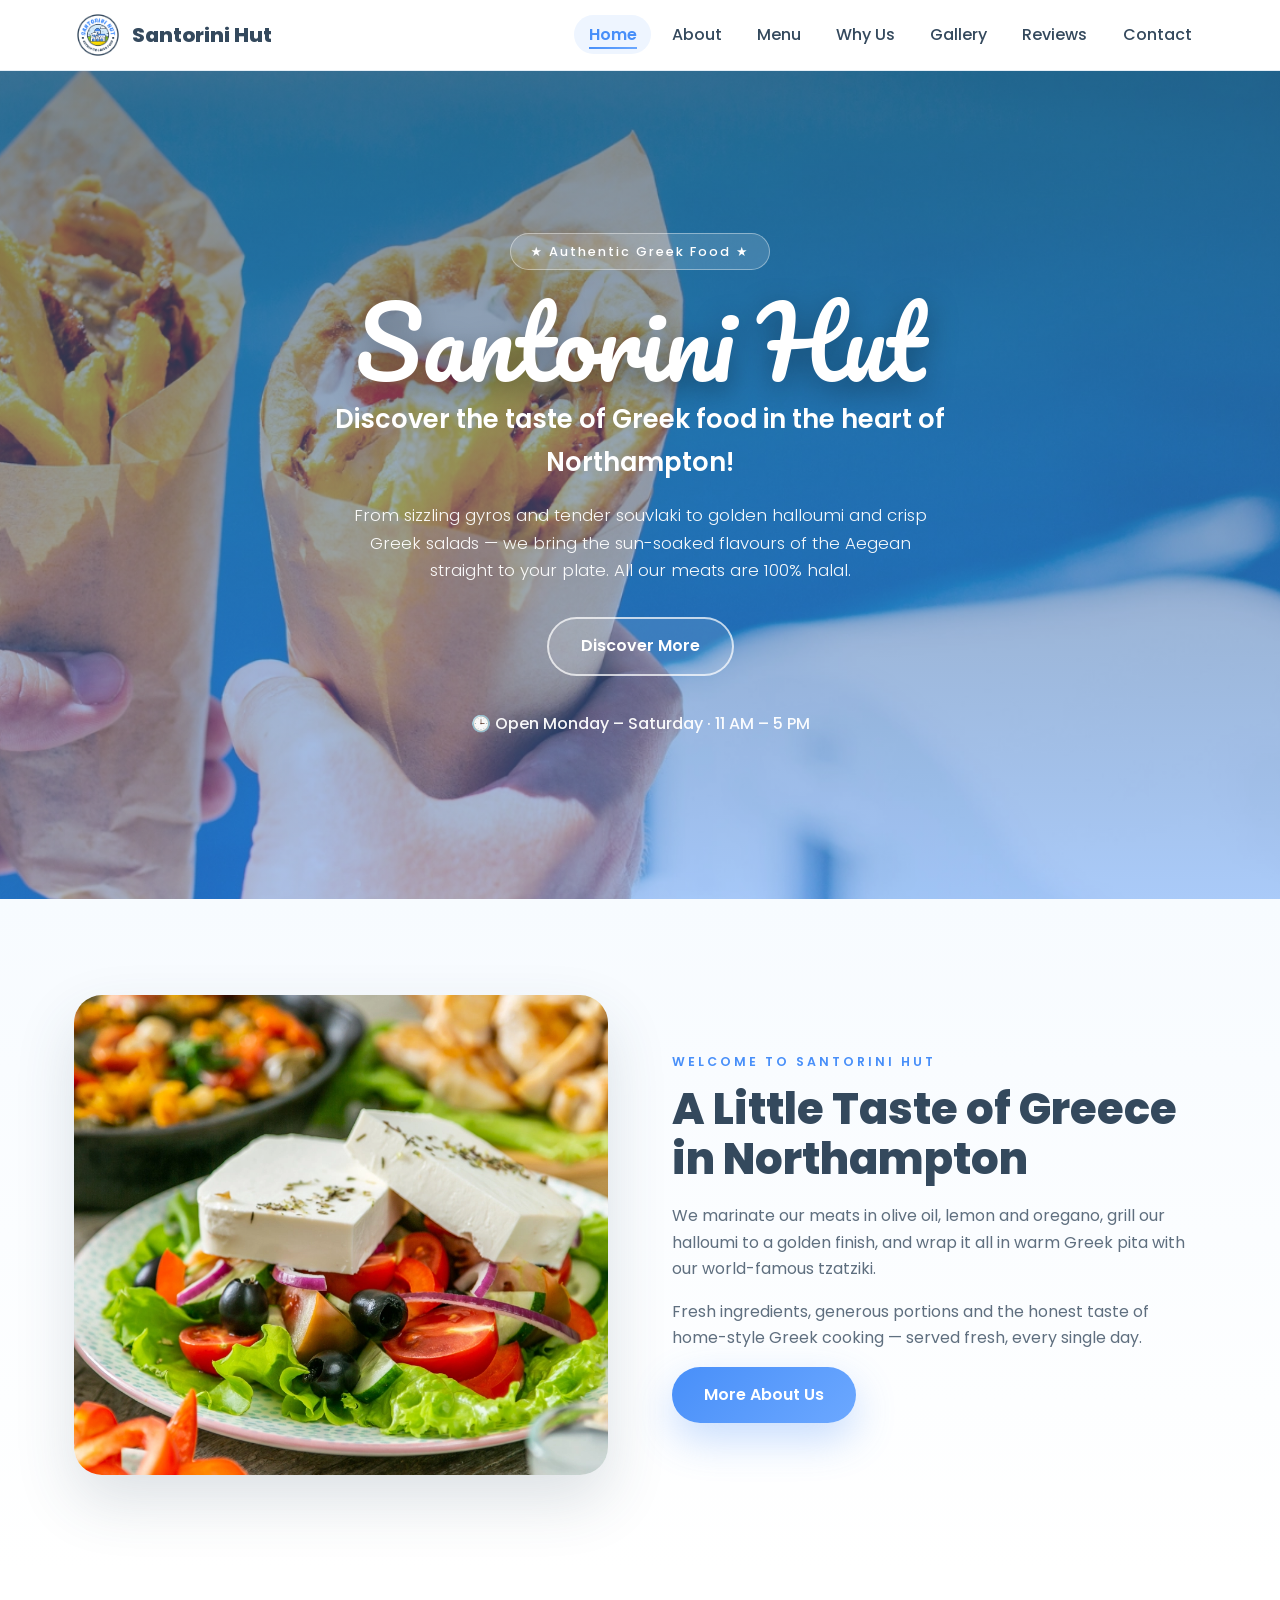
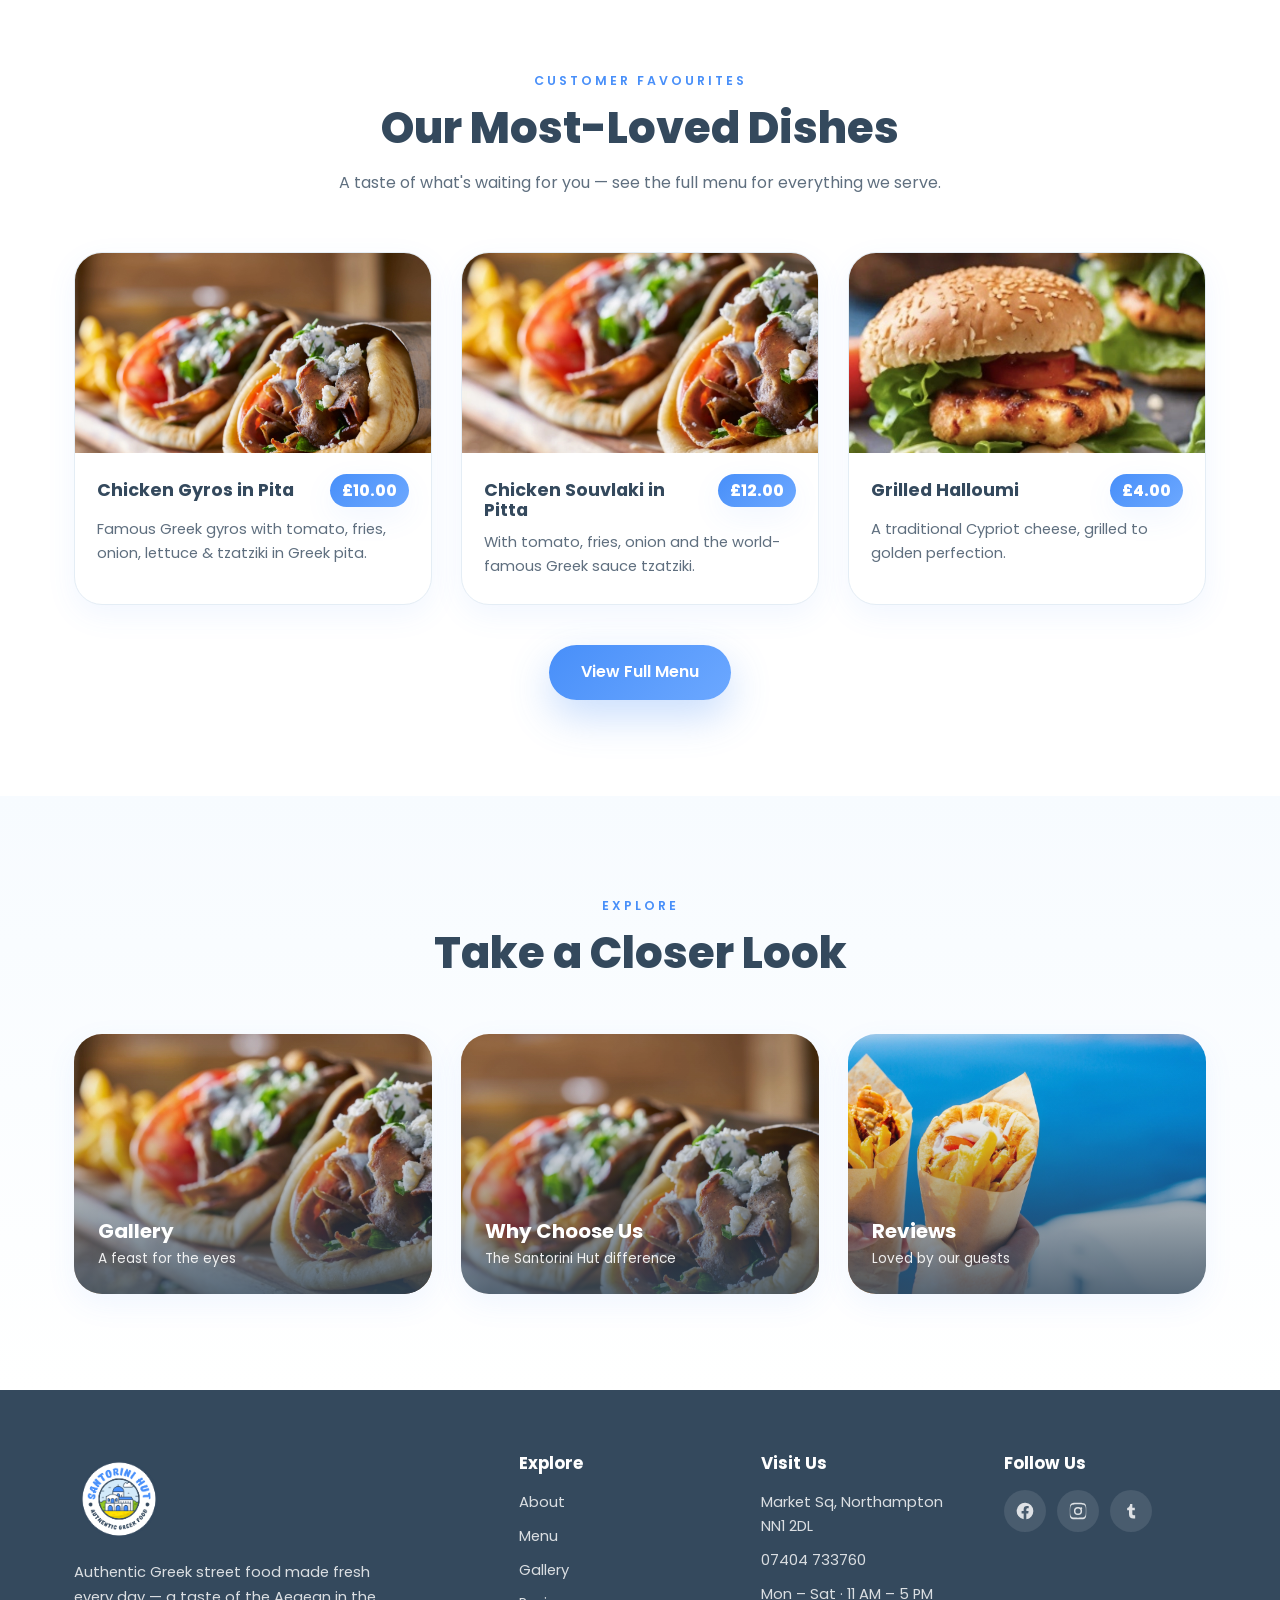
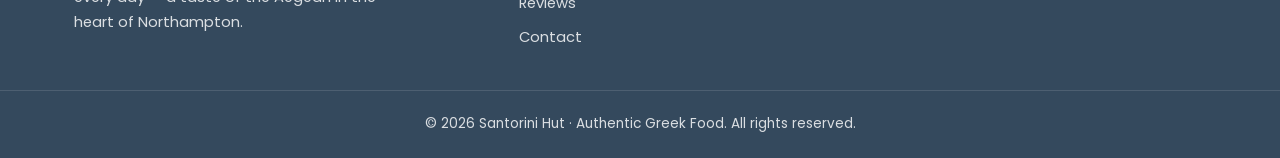
<file: index.html>
<!DOCTYPE html>
<html lang="en">
<head>
  <meta charset="UTF-8" />
  <meta name="viewport" content="width=device-width, initial-scale=1.0" />
  <title>Santorini Hut — Authentic Greek Food in Northampton</title>
  <meta name="description" content="Santorini Hut — authentic Greek food in the heart of Northampton. Gyros, souvlaki, halloumi and fresh Greek salads. 100% halal. Market Sq, Northampton NN1 2DL." />

  <link rel="preconnect" href="https://fonts.googleapis.com" />
  <link rel="preconnect" href="https://fonts.gstatic.com" crossorigin />
  <link href="https://fonts.googleapis.com/css2?family=Poppins:wght@300;400;500;600;700;800&family=Pacifico&display=swap" rel="stylesheet" />
  <link rel="icon" type="image/jpeg" href="new%20images/logo.png" />
  <link rel="stylesheet" href="style.css" />
</head>
<body>

  <!-- ===== SHARED HEADER / TABBED NAV ===== -->
  <header class="site-header">
    <nav class="navbar">
      <a href="index.html" class="brand">
        <img src="new%20images/logo.png" alt="Santorini Hut logo" class="brand-logo" />
        <span class="brand-name">Santorini&nbsp;Hut</span>
      </a>
      <input type="checkbox" id="nav-toggle" class="nav-toggle" />
      <label for="nav-toggle" class="nav-toggle-label" aria-label="Toggle navigation">
        <span></span><span></span><span></span>
      </label>
      <ul class="nav-links">
        <li><a href="index.html" class="active">Home</a></li>
        <li><a href="about.html">About</a></li>
        <li><a href="menu.html">Menu</a></li>
        <li><a href="why-us.html">Why Us</a></li>
        <li><a href="gallery.html">Gallery</a></li>
        <li><a href="reviews.html">Reviews</a></li>
        <li><a href="contact.html">Contact</a></li>
      </ul>
    </nav>
  </header>

  <!-- ===== HERO ===== -->
  <section class="hero" id="home">
    <div class="hero-overlay"></div>
    <div class="hero-content">
      <span class="hero-badge">★ Authentic Greek Food ★</span>
      <h1 class="hero-title">Santorini Hut</h1>
      <p class="hero-tagline">Discover the taste of Greek food in the heart of Northampton!</p>
      <p class="hero-desc">
        From sizzling gyros and tender souvlaki to golden halloumi and crisp Greek
        salads — we bring the sun-soaked flavours of the Aegean straight to your plate.
        All our meats are 100% halal.
      </p>
      <div class="hero-actions">
        <a href="about.html" class="btn btn-ghost">Discover More</a>
      </div>
      <p class="hero-hours">🕒 Open Monday – Saturday · 11 AM – 5 PM</p>
    </div>
  </section>

  <!-- ===== ABOUT TEASER ===== -->
  <section class="about section home-intro">
    <div class="container about-grid">
      <div class="about-image">
        <img src="new%20images/4.png" alt="A spread of fresh Greek dishes" />
      </div>
      <div class="about-text">
        <span class="eyebrow">Welcome to Santorini Hut</span>
        <h2 class="section-title">A Little Taste of Greece in Northampton</h2>
        <p>
          We marinate our meats in olive oil, lemon and oregano, grill our halloumi to a
          golden finish, and wrap it all in warm Greek pita with our world-famous tzatziki.
        </p>
        <p>
          Fresh ingredients, generous portions and the honest taste of home-style Greek
          cooking — served fresh, every single day.
        </p>
        <a href="about.html" class="btn btn-primary">More About Us</a>
      </div>
    </div>
  </section>

  <!-- ===== FEATURED DISHES ===== -->
  <section class="menu section">
    <div class="container">
      <div class="section-head">
        <span class="eyebrow">Customer Favourites</span>
        <h2 class="section-title">Our Most-Loved Dishes</h2>
        <p class="section-sub">A taste of what's waiting for you — see the full menu for everything we serve.</p>
      </div>
      <div class="menu-grid">
        <article class="menu-card">
          <div class="menu-card-img"><img src="new%20images/1.png" alt="Chicken gyros in pita" /></div>
          <div class="menu-card-body">
            <div class="menu-card-head"><h4>Chicken Gyros in Pita</h4><span class="price">£10.00</span></div>
            <p>Famous Greek gyros with tomato, fries, onion, lettuce &amp; tzatziki in Greek pita.</p>
          </div>
        </article>
        <article class="menu-card">
          <div class="menu-card-img"><img src="new%20images/santorini-hut-1.png" alt="Chicken souvlaki in pitta" /></div>
          <div class="menu-card-body">
            <div class="menu-card-head"><h4>Chicken Souvlaki in Pitta</h4><span class="price">£12.00</span></div>
            <p>With tomato, fries, onion and the world-famous Greek sauce tzatziki.</p>
          </div>
        </article>
        <article class="menu-card">
          <div class="menu-card-img"><img src="new%20images/santorini-hut-4.png" alt="Grilled halloumi" /></div>
          <div class="menu-card-body">
            <div class="menu-card-head"><h4>Grilled Halloumi</h4><span class="price">£4.00</span></div>
            <p>A traditional Cypriot cheese, grilled to golden perfection.</p>
          </div>
        </article>
      </div>
      <div style="text-align:center; margin-top:2.5rem;">
        <a href="menu.html" class="btn btn-primary">View Full Menu</a>
      </div>
    </div>
  </section>

  <!-- ===== EXPLORE CARDS (link to other pages) ===== -->
  <section class="section home-intro">
    <div class="container">
      <div class="section-head">
        <span class="eyebrow">Explore</span>
        <h2 class="section-title">Take a Closer Look</h2>
      </div>
      <div class="explore-grid">
        <a class="explore-card" href="gallery.html">
          <img src="new%20images/santorini-hut-1.png" alt="Gallery" />
          <span>Gallery<small>A feast for the eyes</small></span>
        </a>
        <a class="explore-card" href="why-us.html">
          <img src="new%20images/1.png" alt="Why choose us" />
          <span>Why Choose Us<small>The Santorini Hut difference</small></span>
        </a>
        <a class="explore-card" href="reviews.html">
          <img src="new%20images/sh-2.png" alt="Reviews" />
          <span>Reviews<small>Loved by our guests</small></span>
        </a>
      </div>
    </div>
  </section>

  <!-- ===== SHARED FOOTER ===== -->
  <footer class="site-footer">
    <div class="container footer-grid">
      <div class="footer-brand">
        <img src="new%20images/logo.png" alt="Santorini Hut logo" class="footer-logo" />
        <p>Authentic Greek street food made fresh every day — a taste of the Aegean in the heart of Northampton.</p>
      </div>
      <div class="footer-col">
        <h4>Explore</h4>
        <ul>
          <li><a href="about.html">About</a></li>
          <li><a href="menu.html">Menu</a></li>
          <li><a href="gallery.html">Gallery</a></li>
          <li><a href="reviews.html">Reviews</a></li>
          <li><a href="contact.html">Contact</a></li>
        </ul>
      </div>
      <div class="footer-col">
        <h4>Visit Us</h4>
        <ul>
          <li>Market Sq, Northampton NN1 2DL</li>
          <li><a href="tel:+447404733760">07404 733760</a></li>
          <li>Mon – Sat · 11 AM – 5 PM</li>
        </ul>
      </div>
      <div class="footer-col">
        <h4>Follow Us</h4>
        <div class="social">
          <a href="#" aria-label="Facebook" class="social-link">
            <svg viewBox="0 0 24 24" width="20" height="20" fill="currentColor"><path d="M22 12a10 10 0 1 0-11.6 9.9v-7H7.9V12h2.5V9.8c0-2.5 1.5-3.9 3.8-3.9 1.1 0 2.2.2 2.2.2v2.5h-1.2c-1.2 0-1.6.8-1.6 1.6V12h2.7l-.4 2.9h-2.3v7A10 10 0 0 0 22 12Z"/></svg>
          </a>
          <a href="#" aria-label="Instagram" class="social-link">
            <svg viewBox="0 0 24 24" width="20" height="20" fill="currentColor"><path d="M12 2.2c3.2 0 3.6 0 4.9.1 1.2.1 1.8.3 2.2.4.6.2 1 .5 1.4.9.4.4.7.8.9 1.4.1.4.3 1 .4 2.2.1 1.3.1 1.7.1 4.9s0 3.6-.1 4.9c-.1 1.2-.3 1.8-.4 2.2-.2.6-.5 1-.9 1.4-.4.4-.8.7-1.4.9-.4.1-1 .3-2.2.4-1.3.1-1.7.1-4.9.1s-3.6 0-4.9-.1c-1.2-.1-1.8-.3-2.2-.4-.6-.2-1-.5-1.4-.9-.4-.4-.7-.8-.9-1.4-.1-.4-.3-1-.4-2.2C2.2 15.6 2.2 15.2 2.2 12s0-3.6.1-4.9c.1-1.2.3-1.8.4-2.2.2-.6.5-1 .9-1.4.4-.4.8-.7 1.4-.9.4-.1 1-.3 2.2-.4C8.4 2.2 8.8 2.2 12 2.2Zm0 1.8c-3.1 0-3.5 0-4.7.1-1.1.1-1.7.2-2.1.4-.5.2-.9.4-1.3.8-.4.4-.6.8-.8 1.3-.2.4-.3 1-.4 2.1C2.6 9.9 2.6 10.3 2.6 12s0 2.1.1 3.3c.1 1.1.2 1.7.4 2.1.2.5.4.9.8 1.3.4.4.8.6 1.3.8.4.2 1 .3 2.1.4 1.2.1 1.6.1 4.7.1s3.5 0 4.7-.1c1.1-.1 1.7-.2 2.1-.4.5-.2.9-.4 1.3-.8.4-.4.6-.8.8-1.3.2-.4.3-1 .4-2.1.1-1.2.1-1.6.1-3.3s0-2.1-.1-3.3c-.1-1.1-.2-1.7-.4-2.1-.2-.5-.4-.9-.8-1.3-.4-.4-.8-.6-1.3-.8-.4-.2-1-.3-2.1-.4-1.2-.1-1.6-.1-4.7-.1Zm0 3.1a4.9 4.9 0 1 1 0 9.8 4.9 4.9 0 0 1 0-9.8Zm0 1.8a3.1 3.1 0 1 0 0 6.2 3.1 3.1 0 0 0 0-6.2Zm5.1-.3a1.1 1.1 0 1 1-2.3 0 1.1 1.1 0 0 1 2.3 0Z"/></svg>
          </a>
          <a href="#" aria-label="Tumblr" class="social-link">
            <svg viewBox="0 0 24 24" width="20" height="20" fill="currentColor"><path d="M14.6 21c-2.9 0-5-1.5-5-5.1V11H7.4V8.3c2.4-.6 3.4-2.7 3.6-4.8h2.6V8h3v3h-3v4.3c0 1.3.6 1.7 1.6 1.7H17V21h-2.4Z"/></svg>
          </a>
        </div>
      </div>
    </div>
    <div class="footer-bottom">
      <p>© 2026 Santorini Hut · Authentic Greek Food. All rights reserved.</p>
    </div>
  </footer>

</body>
</html>
</file>
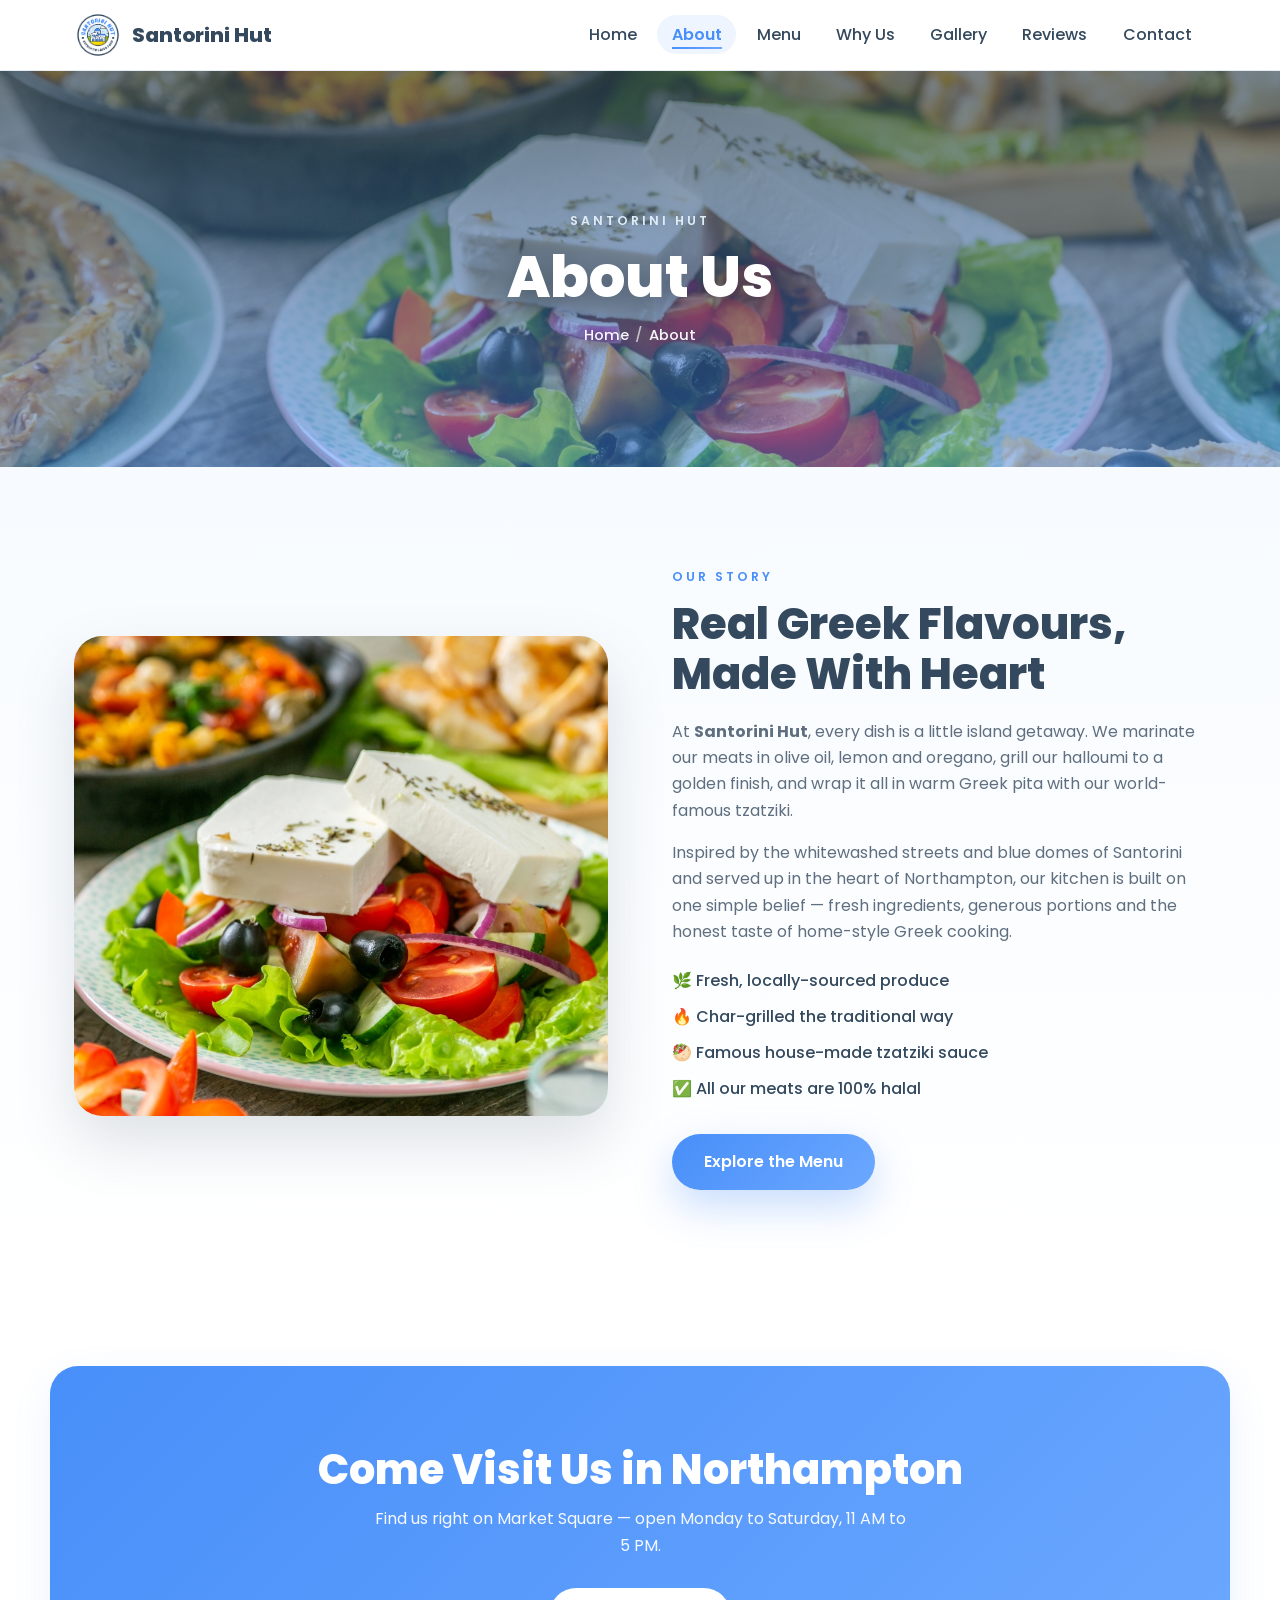
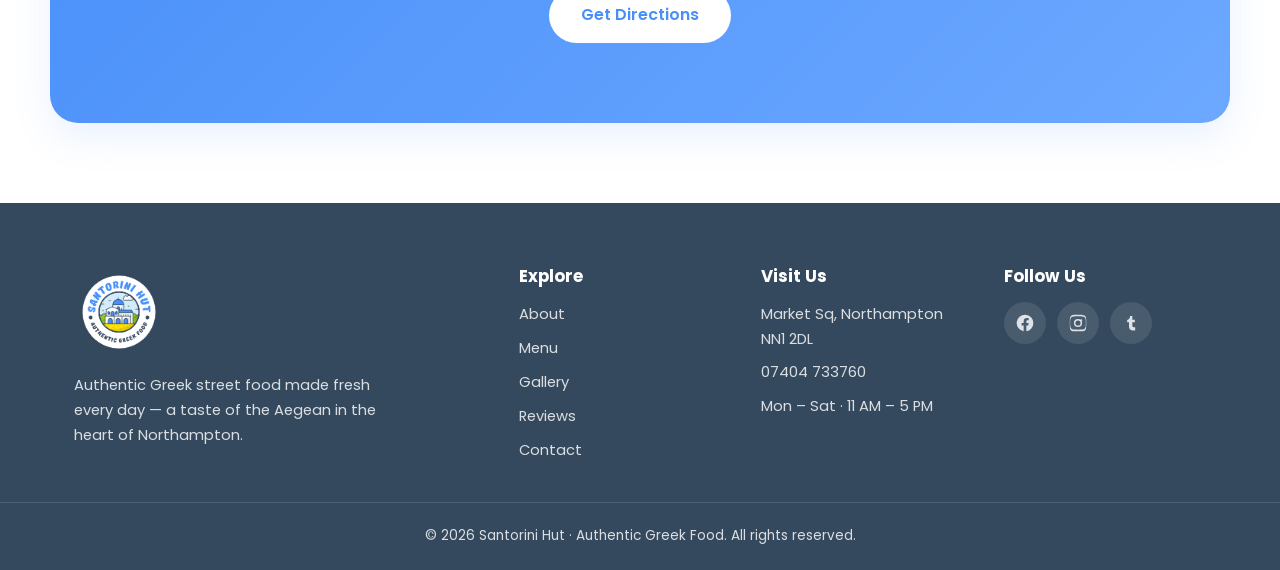
<file: about.html>
<!DOCTYPE html>
<html lang="en">
<head>
  <meta charset="UTF-8" />
  <meta name="viewport" content="width=device-width, initial-scale=1.0" />
  <title>About Us — Santorini Hut</title>
  <meta name="description" content="Learn the story behind Santorini Hut — authentic, 100% halal Greek food in the heart of Northampton." />

  <link rel="preconnect" href="https://fonts.googleapis.com" />
  <link rel="preconnect" href="https://fonts.gstatic.com" crossorigin />
  <link href="https://fonts.googleapis.com/css2?family=Poppins:wght@300;400;500;600;700;800&family=Pacifico&display=swap" rel="stylesheet" />
  <link rel="icon" type="image/jpeg" href="new%20images/logo.png" />
  <link rel="stylesheet" href="style.css" />
</head>
<body>

  <!-- ===== SHARED HEADER / TABBED NAV ===== -->
  <header class="site-header">
    <nav class="navbar">
      <a href="index.html" class="brand">
        <img src="new%20images/logo.png" alt="Santorini Hut logo" class="brand-logo" />
        <span class="brand-name">Santorini&nbsp;Hut</span>
      </a>
      <input type="checkbox" id="nav-toggle" class="nav-toggle" />
      <label for="nav-toggle" class="nav-toggle-label" aria-label="Toggle navigation">
        <span></span><span></span><span></span>
      </label>
      <ul class="nav-links">
        <li><a href="index.html">Home</a></li>
        <li><a href="about.html" class="active">About</a></li>
        <li><a href="menu.html">Menu</a></li>
        <li><a href="why-us.html">Why Us</a></li>
        <li><a href="gallery.html">Gallery</a></li>
        <li><a href="reviews.html">Reviews</a></li>
        <li><a href="contact.html">Contact</a></li>
      </ul>
    </nav>
  </header>

  <!-- ===== PAGE BANNER ===== -->
  <section class="page-banner" style="background-image:url('new%20images/4.png')">
    <div class="page-banner-overlay"></div>
    <div class="page-banner-content">
      <span class="eyebrow">Santorini Hut</span>
      <h1>About Us</h1>
      <nav class="breadcrumb"><a href="index.html">Home</a><span>/</span>About</nav>
    </div>
  </section>

  <section class="about section">
    <div class="container about-grid">
      <div class="about-image">
        <img src="new%20images/4.png" alt="A spread of fresh Greek dishes" />
      </div>
      <div class="about-text">
        <span class="eyebrow">Our Story</span>
        <h2 class="section-title">Real Greek Flavours, Made With Heart</h2>
        <p>
          At <strong>Santorini Hut</strong>, every dish is a little island getaway. We
          marinate our meats in olive oil, lemon and oregano, grill our halloumi to a
          golden finish, and wrap it all in warm Greek pita with our world-famous tzatziki.
        </p>
        <p>
          Inspired by the whitewashed streets and blue domes of Santorini and served up in
          the heart of Northampton, our kitchen is built on one simple belief &mdash; fresh
          ingredients, generous portions and the honest taste of home-style Greek cooking.
        </p>
        <ul class="about-points">
          <li>🌿 Fresh, locally-sourced produce</li>
          <li>🔥 Char-grilled the traditional way</li>
          <li>🥙 Famous house-made tzatziki sauce</li>
          <li>✅ All our meats are 100% halal</li>
        </ul>
        <a href="menu.html" class="btn btn-primary">Explore the Menu</a>
      </div>
    </div>
  </section>

  <div class="cta-wrap">
    <div class="cta-band">
      <h2>Come Visit Us in Northampton</h2>
      <p>Find us right on Market Square &mdash; open Monday to Saturday, 11 AM to 5 PM.</p>
      <a href="contact.html" class="btn btn-light">Get Directions</a>
    </div>
  </div>

  <!-- ===== SHARED FOOTER ===== -->
  <footer class="site-footer">
    <div class="container footer-grid">
      <div class="footer-brand">
        <img src="new%20images/logo.png" alt="Santorini Hut logo" class="footer-logo" />
        <p>Authentic Greek street food made fresh every day — a taste of the Aegean in the heart of Northampton.</p>
      </div>
      <div class="footer-col">
        <h4>Explore</h4>
        <ul>
          <li><a href="about.html">About</a></li>
          <li><a href="menu.html">Menu</a></li>
          <li><a href="gallery.html">Gallery</a></li>
          <li><a href="reviews.html">Reviews</a></li>
          <li><a href="contact.html">Contact</a></li>
        </ul>
      </div>
      <div class="footer-col">
        <h4>Visit Us</h4>
        <ul>
          <li>Market Sq, Northampton NN1 2DL</li>
          <li><a href="tel:+447404733760">07404 733760</a></li>
          <li>Mon &ndash; Sat &middot; 11 AM &ndash; 5 PM</li>
        </ul>
      </div>
      <div class="footer-col">
        <h4>Follow Us</h4>
        <div class="social">
          <a href="#" aria-label="Facebook" class="social-link">
            <svg viewBox="0 0 24 24" width="20" height="20" fill="currentColor"><path d="M22 12a10 10 0 1 0-11.6 9.9v-7H7.9V12h2.5V9.8c0-2.5 1.5-3.9 3.8-3.9 1.1 0 2.2.2 2.2.2v2.5h-1.2c-1.2 0-1.6.8-1.6 1.6V12h2.7l-.4 2.9h-2.3v7A10 10 0 0 0 22 12Z"/></svg>
          </a>
          <a href="#" aria-label="Instagram" class="social-link">
            <svg viewBox="0 0 24 24" width="20" height="20" fill="currentColor"><path d="M12 2.2c3.2 0 3.6 0 4.9.1 1.2.1 1.8.3 2.2.4.6.2 1 .5 1.4.9.4.4.7.8.9 1.4.1.4.3 1 .4 2.2.1 1.3.1 1.7.1 4.9s0 3.6-.1 4.9c-.1 1.2-.3 1.8-.4 2.2-.2.6-.5 1-.9 1.4-.4.4-.8.7-1.4.9-.4.1-1 .3-2.2.4-1.3.1-1.7.1-4.9.1s-3.6 0-4.9-.1c-1.2-.1-1.8-.3-2.2-.4-.6-.2-1-.5-1.4-.9-.4-.4-.7-.8-.9-1.4-.1-.4-.3-1-.4-2.2C2.2 15.6 2.2 15.2 2.2 12s0-3.6.1-4.9c.1-1.2.3-1.8.4-2.2.2-.6.5-1 .9-1.4.4-.4.8-.7 1.4-.9.4-.1 1-.3 2.2-.4C8.4 2.2 8.8 2.2 12 2.2Zm0 1.8c-3.1 0-3.5 0-4.7.1-1.1.1-1.7.2-2.1.4-.5.2-.9.4-1.3.8-.4.4-.6.8-.8 1.3-.2.4-.3 1-.4 2.1C2.6 9.9 2.6 10.3 2.6 12s0 2.1.1 3.3c.1 1.1.2 1.7.4 2.1.2.5.4.9.8 1.3.4.4.8.6 1.3.8.4.2 1 .3 2.1.4 1.2.1 1.6.1 4.7.1s3.5 0 4.7-.1c1.1-.1 1.7-.2 2.1-.4.5-.2.9-.4 1.3-.8.4-.4.6-.8.8-1.3.2-.4.3-1 .4-2.1.1-1.2.1-1.6.1-3.3s0-2.1-.1-3.3c-.1-1.1-.2-1.7-.4-2.1-.2-.5-.4-.9-.8-1.3-.4-.4-.8-.6-1.3-.8-.4-.2-1-.3-2.1-.4-1.2-.1-1.6-.1-4.7-.1Zm0 3.1a4.9 4.9 0 1 1 0 9.8 4.9 4.9 0 0 1 0-9.8Zm0 1.8a3.1 3.1 0 1 0 0 6.2 3.1 3.1 0 0 0 0-6.2Zm5.1-.3a1.1 1.1 0 1 1-2.3 0 1.1 1.1 0 0 1 2.3 0Z"/></svg>
          </a>
          <a href="#" aria-label="Tumblr" class="social-link">
            <svg viewBox="0 0 24 24" width="20" height="20" fill="currentColor"><path d="M14.6 21c-2.9 0-5-1.5-5-5.1V11H7.4V8.3c2.4-.6 3.4-2.7 3.6-4.8h2.6V8h3v3h-3v4.3c0 1.3.6 1.7 1.6 1.7H17V21h-2.4Z"/></svg>
          </a>
        </div>
      </div>
    </div>
    <div class="footer-bottom">
      <p>&copy; 2026 Santorini Hut &middot; Authentic Greek Food. All rights reserved.</p>
    </div>
  </footer>

</body>
</html>
</file>
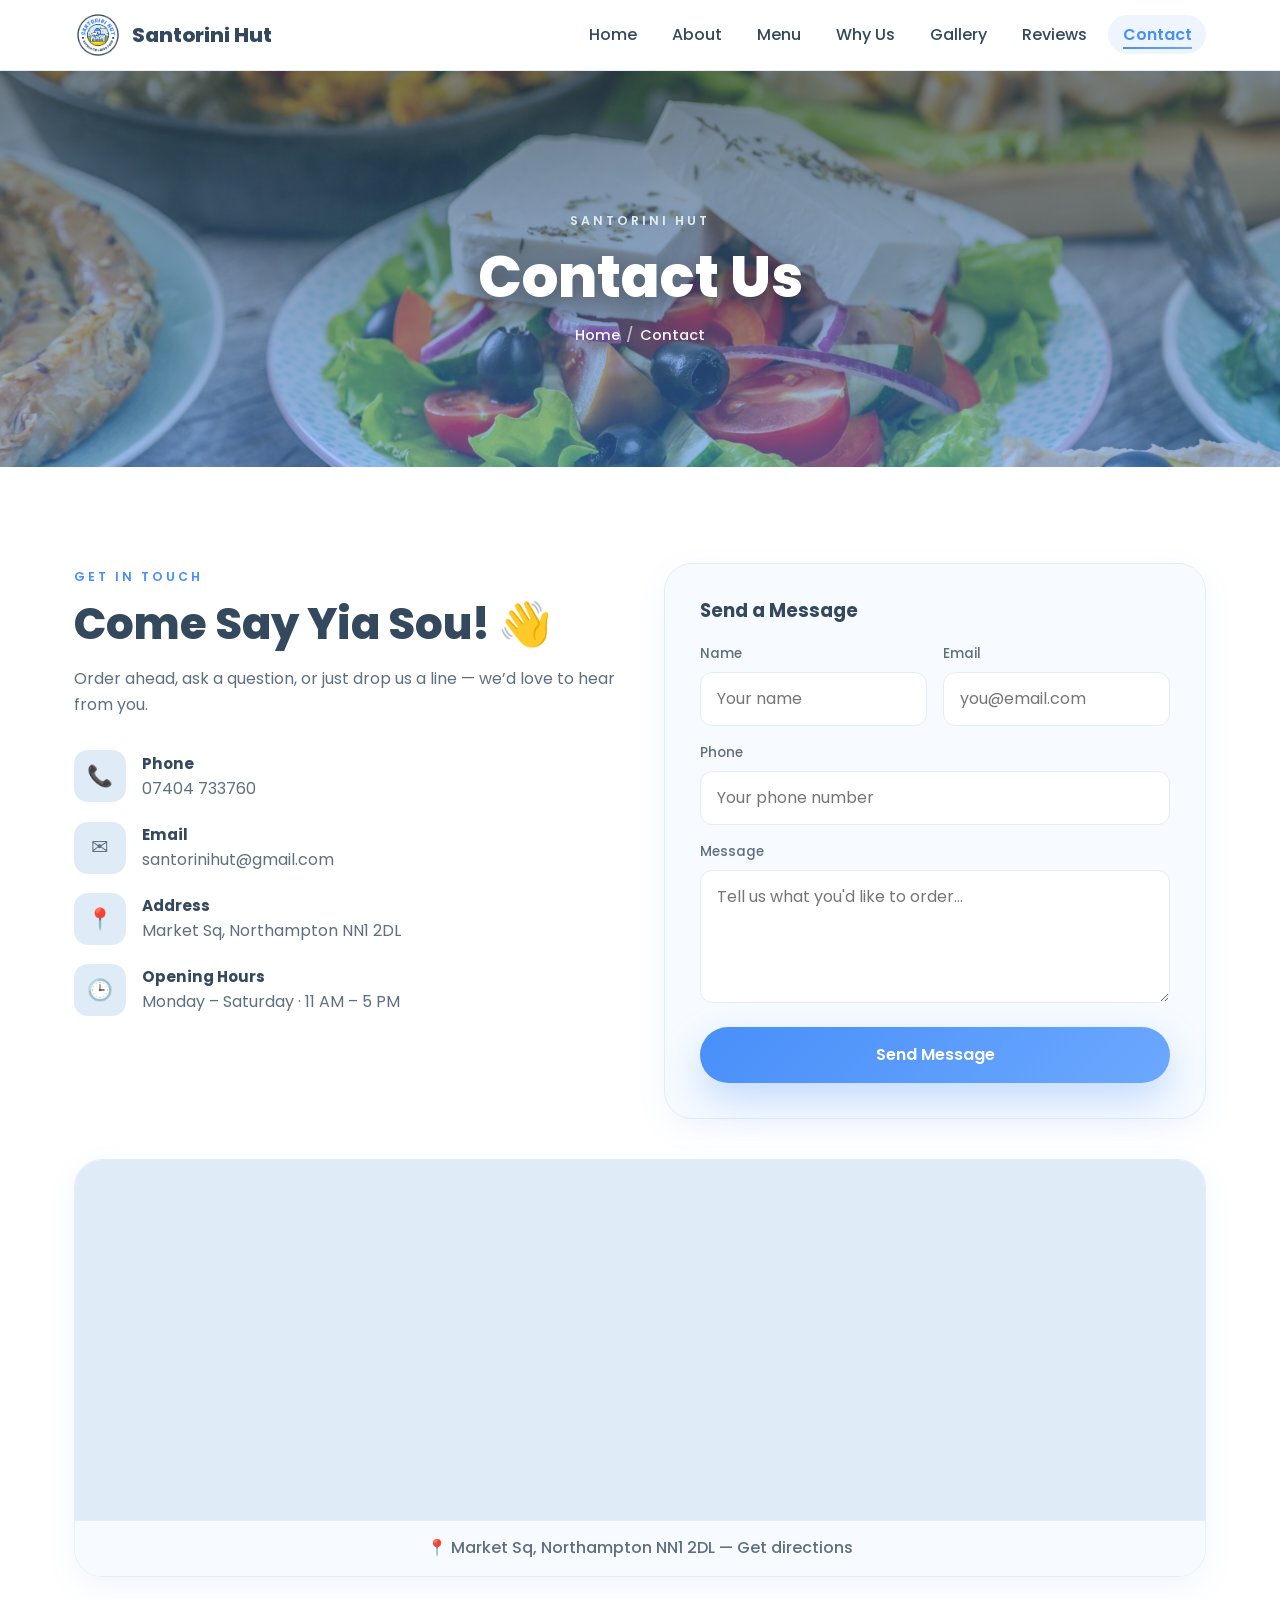
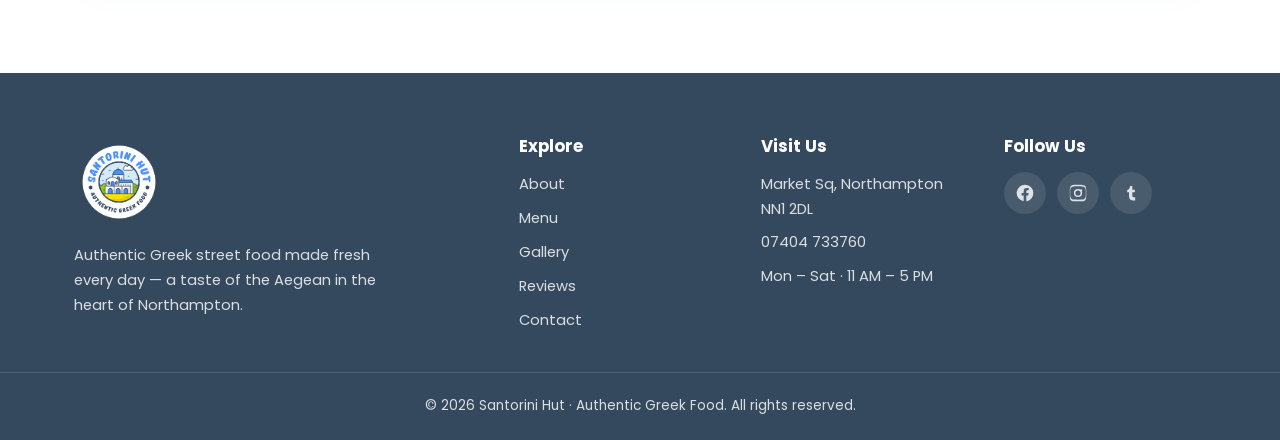
<file: contact.html>
<!DOCTYPE html>
<html lang="en">
<head>
  <meta charset="UTF-8" />
  <meta name="viewport" content="width=device-width, initial-scale=1.0" />
  <title>Contact — Santorini Hut</title>
  <meta name="description" content="Contact Santorini Hut — Market Sq, Northampton NN1 2DL. Call 07404 733760. Open Mon–Sat 11am–5pm." />

  <link rel="preconnect" href="https://fonts.googleapis.com" />
  <link rel="preconnect" href="https://fonts.gstatic.com" crossorigin />
  <link href="https://fonts.googleapis.com/css2?family=Poppins:wght@300;400;500;600;700;800&family=Pacifico&display=swap" rel="stylesheet" />
  <link rel="icon" type="image/jpeg" href="new%20images/logo.png" />
  <link rel="stylesheet" href="style.css" />
</head>
<body>

  <!-- ===== SHARED HEADER / TABBED NAV ===== -->
  <header class="site-header">
    <nav class="navbar">
      <a href="index.html" class="brand">
        <img src="new%20images/logo.png" alt="Santorini Hut logo" class="brand-logo" />
        <span class="brand-name">Santorini&nbsp;Hut</span>
      </a>
      <input type="checkbox" id="nav-toggle" class="nav-toggle" />
      <label for="nav-toggle" class="nav-toggle-label" aria-label="Toggle navigation">
        <span></span><span></span><span></span>
      </label>
      <ul class="nav-links">
        <li><a href="index.html">Home</a></li>
        <li><a href="about.html">About</a></li>
        <li><a href="menu.html">Menu</a></li>
        <li><a href="why-us.html">Why Us</a></li>
        <li><a href="gallery.html">Gallery</a></li>
        <li><a href="reviews.html">Reviews</a></li>
        <li><a href="contact.html" class="active">Contact</a></li>
      </ul>
    </nav>
  </header>

  <!-- ===== PAGE BANNER ===== -->
  <section class="page-banner" style="background-image:url('new%20images/4.png')">
    <div class="page-banner-overlay"></div>
    <div class="page-banner-content">
      <span class="eyebrow">Santorini Hut</span>
      <h1>Contact Us</h1>
      <nav class="breadcrumb"><a href="index.html">Home</a><span>/</span>Contact</nav>
    </div>
  </section>

  <section class="contact section">
    <div class="container contact-grid">
      <div class="contact-info">
        <span class="eyebrow">Get in Touch</span>
        <h2 class="section-title">Come Say Yia Sou! 👋</h2>
        <p>Order ahead, ask a question, or just drop us a line &mdash; we&rsquo;d love to hear from you.</p>
        <ul class="contact-list">
          <li>
            <span class="contact-ic">📞</span>
            <div><strong>Phone</strong><a href="tel:+447404733760">07404 733760</a></div>
          </li>
          <li>
            <span class="contact-ic">✉️</span>
            <div><strong>Email</strong><a href="mailto:santorinihut@gmail.com">santorinihut@gmail.com</a></div>
          </li>
          <li>
            <span class="contact-ic">📍</span>
            <div><strong>Address</strong><span>Market Sq, Northampton NN1 2DL</span></div>
          </li>
          <li>
            <span class="contact-ic">🕒</span>
            <div><strong>Opening Hours</strong><span>Monday &ndash; Saturday &middot; 11 AM &ndash; 5 PM</span></div>
          </li>
        </ul>
      </div>

      <form class="contact-form" action="#" method="post">
        <h3>Send a Message</h3>
        <div class="form-row">
          <label><span>Name</span><input type="text" name="name" placeholder="Your name" required /></label>
          <label><span>Email</span><input type="email" name="email" placeholder="you@email.com" required /></label>
        </div>
        <label><span>Phone</span><input type="tel" name="phone" placeholder="Your phone number" /></label>
        <label><span>Message</span><textarea name="message" rows="4" placeholder="Tell us what you'd like to order&hellip;" required></textarea></label>
        <button type="submit" class="btn btn-primary btn-block">Send Message</button>
      </form>
    </div>

    <div class="container">
      <div class="map-wrap">
        <iframe title="Santorini Hut location map" loading="lazy" referrerpolicy="no-referrer-when-downgrade"
          src="https://www.openstreetmap.org/export/embed.html?bbox=-0.9030%2C52.2360%2C-0.8870%2C52.2415&amp;layer=mapnik&amp;marker=52.2387%2C-0.8950"></iframe>
        <a class="map-cap" href="https://www.google.com/maps/search/?api=1&amp;query=Santorini+Hut+Market+Square+Northampton+NN1+2DL" target="_blank" rel="noopener">📍 Market Sq, Northampton NN1 2DL &mdash; Get directions</a>
      </div>
    </div>
  </section>

  <!-- ===== SHARED FOOTER ===== -->
  <footer class="site-footer">
    <div class="container footer-grid">
      <div class="footer-brand">
        <img src="new%20images/logo.png" alt="Santorini Hut logo" class="footer-logo" />
        <p>Authentic Greek street food made fresh every day — a taste of the Aegean in the heart of Northampton.</p>
      </div>
      <div class="footer-col">
        <h4>Explore</h4>
        <ul>
          <li><a href="about.html">About</a></li>
          <li><a href="menu.html">Menu</a></li>
          <li><a href="gallery.html">Gallery</a></li>
          <li><a href="reviews.html">Reviews</a></li>
          <li><a href="contact.html">Contact</a></li>
        </ul>
      </div>
      <div class="footer-col">
        <h4>Visit Us</h4>
        <ul>
          <li>Market Sq, Northampton NN1 2DL</li>
          <li><a href="tel:+447404733760">07404 733760</a></li>
          <li>Mon &ndash; Sat &middot; 11 AM &ndash; 5 PM</li>
        </ul>
      </div>
      <div class="footer-col">
        <h4>Follow Us</h4>
        <div class="social">
          <a href="#" aria-label="Facebook" class="social-link">
            <svg viewBox="0 0 24 24" width="20" height="20" fill="currentColor"><path d="M22 12a10 10 0 1 0-11.6 9.9v-7H7.9V12h2.5V9.8c0-2.5 1.5-3.9 3.8-3.9 1.1 0 2.2.2 2.2.2v2.5h-1.2c-1.2 0-1.6.8-1.6 1.6V12h2.7l-.4 2.9h-2.3v7A10 10 0 0 0 22 12Z"/></svg>
          </a>
          <a href="#" aria-label="Instagram" class="social-link">
            <svg viewBox="0 0 24 24" width="20" height="20" fill="currentColor"><path d="M12 2.2c3.2 0 3.6 0 4.9.1 1.2.1 1.8.3 2.2.4.6.2 1 .5 1.4.9.4.4.7.8.9 1.4.1.4.3 1 .4 2.2.1 1.3.1 1.7.1 4.9s0 3.6-.1 4.9c-.1 1.2-.3 1.8-.4 2.2-.2.6-.5 1-.9 1.4-.4.4-.8.7-1.4.9-.4.1-1 .3-2.2.4-1.3.1-1.7.1-4.9.1s-3.6 0-4.9-.1c-1.2-.1-1.8-.3-2.2-.4-.6-.2-1-.5-1.4-.9-.4-.4-.7-.8-.9-1.4-.1-.4-.3-1-.4-2.2C2.2 15.6 2.2 15.2 2.2 12s0-3.6.1-4.9c.1-1.2.3-1.8.4-2.2.2-.6.5-1 .9-1.4.4-.4.8-.7 1.4-.9.4-.1 1-.3 2.2-.4C8.4 2.2 8.8 2.2 12 2.2Zm0 1.8c-3.1 0-3.5 0-4.7.1-1.1.1-1.7.2-2.1.4-.5.2-.9.4-1.3.8-.4.4-.6.8-.8 1.3-.2.4-.3 1-.4 2.1C2.6 9.9 2.6 10.3 2.6 12s0 2.1.1 3.3c.1 1.1.2 1.7.4 2.1.2.5.4.9.8 1.3.4.4.8.6 1.3.8.4.2 1 .3 2.1.4 1.2.1 1.6.1 4.7.1s3.5 0 4.7-.1c1.1-.1 1.7-.2 2.1-.4.5-.2.9-.4 1.3-.8.4-.4.6-.8.8-1.3.2-.4.3-1 .4-2.1.1-1.2.1-1.6.1-3.3s0-2.1-.1-3.3c-.1-1.1-.2-1.7-.4-2.1-.2-.5-.4-.9-.8-1.3-.4-.4-.8-.6-1.3-.8-.4-.2-1-.3-2.1-.4-1.2-.1-1.6-.1-4.7-.1Zm0 3.1a4.9 4.9 0 1 1 0 9.8 4.9 4.9 0 0 1 0-9.8Zm0 1.8a3.1 3.1 0 1 0 0 6.2 3.1 3.1 0 0 0 0-6.2Zm5.1-.3a1.1 1.1 0 1 1-2.3 0 1.1 1.1 0 0 1 2.3 0Z"/></svg>
          </a>
          <a href="#" aria-label="Tumblr" class="social-link">
            <svg viewBox="0 0 24 24" width="20" height="20" fill="currentColor"><path d="M14.6 21c-2.9 0-5-1.5-5-5.1V11H7.4V8.3c2.4-.6 3.4-2.7 3.6-4.8h2.6V8h3v3h-3v4.3c0 1.3.6 1.7 1.6 1.7H17V21h-2.4Z"/></svg>
          </a>
        </div>
      </div>
    </div>
    <div class="footer-bottom">
      <p>&copy; 2026 Santorini Hut &middot; Authentic Greek Food. All rights reserved.</p>
    </div>
  </footer>

</body>
</html>
</file>
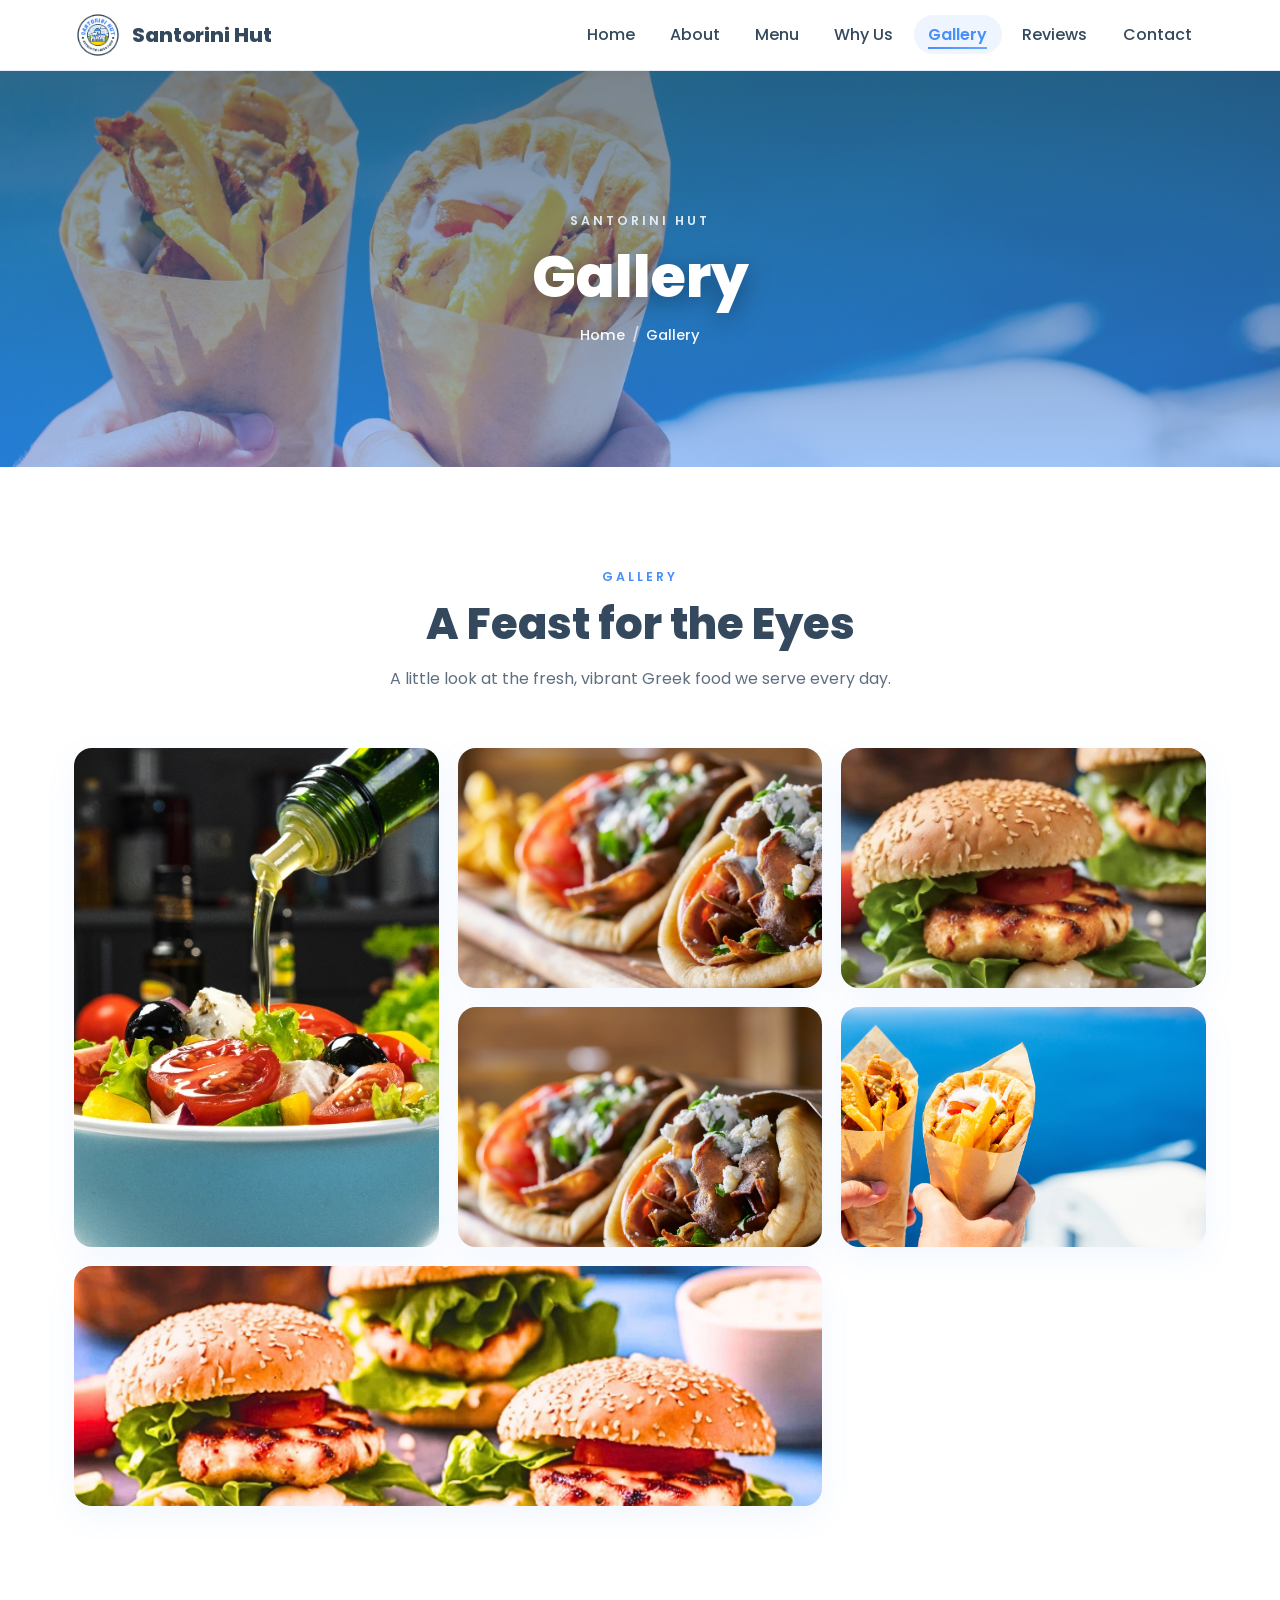
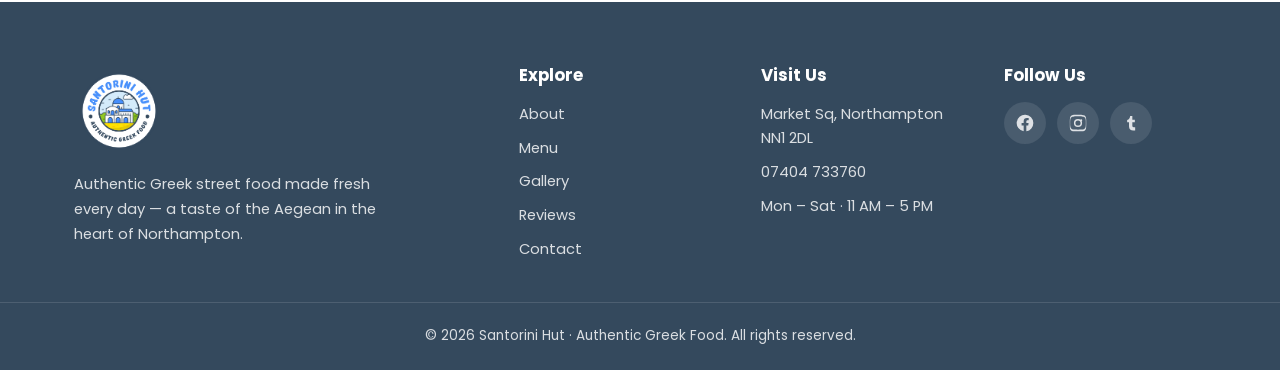
<file: gallery.html>
<!DOCTYPE html>
<html lang="en">
<head>
  <meta charset="UTF-8" />
  <meta name="viewport" content="width=device-width, initial-scale=1.0" />
  <title>Gallery — Santorini Hut</title>
  <meta name="description" content="A gallery of fresh, authentic Greek dishes from Santorini Hut, Northampton." />

  <link rel="preconnect" href="https://fonts.googleapis.com" />
  <link rel="preconnect" href="https://fonts.gstatic.com" crossorigin />
  <link href="https://fonts.googleapis.com/css2?family=Poppins:wght@300;400;500;600;700;800&family=Pacifico&display=swap" rel="stylesheet" />
  <link rel="icon" type="image/jpeg" href="new%20images/logo.png" />
  <link rel="stylesheet" href="style.css" />
</head>
<body>

  <!-- ===== SHARED HEADER / TABBED NAV ===== -->
  <header class="site-header">
    <nav class="navbar">
      <a href="index.html" class="brand">
        <img src="new%20images/logo.png" alt="Santorini Hut logo" class="brand-logo" />
        <span class="brand-name">Santorini&nbsp;Hut</span>
      </a>
      <input type="checkbox" id="nav-toggle" class="nav-toggle" />
      <label for="nav-toggle" class="nav-toggle-label" aria-label="Toggle navigation">
        <span></span><span></span><span></span>
      </label>
      <ul class="nav-links">
        <li><a href="index.html">Home</a></li>
        <li><a href="about.html">About</a></li>
        <li><a href="menu.html">Menu</a></li>
        <li><a href="why-us.html">Why Us</a></li>
        <li><a href="gallery.html" class="active">Gallery</a></li>
        <li><a href="reviews.html">Reviews</a></li>
        <li><a href="contact.html">Contact</a></li>
      </ul>
    </nav>
  </header>

  <!-- ===== PAGE BANNER ===== -->
  <section class="page-banner" style="background-image:url('new%20images/sh-2.png')">
    <div class="page-banner-overlay"></div>
    <div class="page-banner-content">
      <span class="eyebrow">Santorini Hut</span>
      <h1>Gallery</h1>
      <nav class="breadcrumb"><a href="index.html">Home</a><span>/</span>Gallery</nav>
    </div>
  </section>

  <section class="gallery section">
    <div class="container">
      <div class="section-head">
        <span class="eyebrow">Gallery</span>
        <h2 class="section-title">A Feast for the Eyes</h2>
        <p class="section-sub">A little look at the fresh, vibrant Greek food we serve every day.</p>
      </div>
      <div class="gallery-grid">
        <figure class="gallery-item"><img src="new%20images/santorini-hut-3.png" alt="Greek dish" /></figure>
        <figure class="gallery-item"><img src="new%20images/santorini-hut-1.png" alt="Greek dish" /></figure>
        <figure class="gallery-item"><img src="new%20images/santorini-hut-4.png" alt="Greek dish" /></figure>
        <figure class="gallery-item"><img src="new%20images/1.png" alt="Greek dish" /></figure>
        <figure class="gallery-item"><img src="new%20images/sh-2.png" alt="Greek dish" /></figure>
        <figure class="gallery-item"><img src="new%20images/sh-3.png" alt="Greek dish" /></figure>
      </div>
    </div>
  </section>

  <!-- ===== SHARED FOOTER ===== -->
  <footer class="site-footer">
    <div class="container footer-grid">
      <div class="footer-brand">
        <img src="new%20images/logo.png" alt="Santorini Hut logo" class="footer-logo" />
        <p>Authentic Greek street food made fresh every day — a taste of the Aegean in the heart of Northampton.</p>
      </div>
      <div class="footer-col">
        <h4>Explore</h4>
        <ul>
          <li><a href="about.html">About</a></li>
          <li><a href="menu.html">Menu</a></li>
          <li><a href="gallery.html">Gallery</a></li>
          <li><a href="reviews.html">Reviews</a></li>
          <li><a href="contact.html">Contact</a></li>
        </ul>
      </div>
      <div class="footer-col">
        <h4>Visit Us</h4>
        <ul>
          <li>Market Sq, Northampton NN1 2DL</li>
          <li><a href="tel:+447404733760">07404 733760</a></li>
          <li>Mon &ndash; Sat &middot; 11 AM &ndash; 5 PM</li>
        </ul>
      </div>
      <div class="footer-col">
        <h4>Follow Us</h4>
        <div class="social">
          <a href="#" aria-label="Facebook" class="social-link">
            <svg viewBox="0 0 24 24" width="20" height="20" fill="currentColor"><path d="M22 12a10 10 0 1 0-11.6 9.9v-7H7.9V12h2.5V9.8c0-2.5 1.5-3.9 3.8-3.9 1.1 0 2.2.2 2.2.2v2.5h-1.2c-1.2 0-1.6.8-1.6 1.6V12h2.7l-.4 2.9h-2.3v7A10 10 0 0 0 22 12Z"/></svg>
          </a>
          <a href="#" aria-label="Instagram" class="social-link">
            <svg viewBox="0 0 24 24" width="20" height="20" fill="currentColor"><path d="M12 2.2c3.2 0 3.6 0 4.9.1 1.2.1 1.8.3 2.2.4.6.2 1 .5 1.4.9.4.4.7.8.9 1.4.1.4.3 1 .4 2.2.1 1.3.1 1.7.1 4.9s0 3.6-.1 4.9c-.1 1.2-.3 1.8-.4 2.2-.2.6-.5 1-.9 1.4-.4.4-.8.7-1.4.9-.4.1-1 .3-2.2.4-1.3.1-1.7.1-4.9.1s-3.6 0-4.9-.1c-1.2-.1-1.8-.3-2.2-.4-.6-.2-1-.5-1.4-.9-.4-.4-.7-.8-.9-1.4-.1-.4-.3-1-.4-2.2C2.2 15.6 2.2 15.2 2.2 12s0-3.6.1-4.9c.1-1.2.3-1.8.4-2.2.2-.6.5-1 .9-1.4.4-.4.8-.7 1.4-.9.4-.1 1-.3 2.2-.4C8.4 2.2 8.8 2.2 12 2.2Zm0 1.8c-3.1 0-3.5 0-4.7.1-1.1.1-1.7.2-2.1.4-.5.2-.9.4-1.3.8-.4.4-.6.8-.8 1.3-.2.4-.3 1-.4 2.1C2.6 9.9 2.6 10.3 2.6 12s0 2.1.1 3.3c.1 1.1.2 1.7.4 2.1.2.5.4.9.8 1.3.4.4.8.6 1.3.8.4.2 1 .3 2.1.4 1.2.1 1.6.1 4.7.1s3.5 0 4.7-.1c1.1-.1 1.7-.2 2.1-.4.5-.2.9-.4 1.3-.8.4-.4.6-.8.8-1.3.2-.4.3-1 .4-2.1.1-1.2.1-1.6.1-3.3s0-2.1-.1-3.3c-.1-1.1-.2-1.7-.4-2.1-.2-.5-.4-.9-.8-1.3-.4-.4-.8-.6-1.3-.8-.4-.2-1-.3-2.1-.4-1.2-.1-1.6-.1-4.7-.1Zm0 3.1a4.9 4.9 0 1 1 0 9.8 4.9 4.9 0 0 1 0-9.8Zm0 1.8a3.1 3.1 0 1 0 0 6.2 3.1 3.1 0 0 0 0-6.2Zm5.1-.3a1.1 1.1 0 1 1-2.3 0 1.1 1.1 0 0 1 2.3 0Z"/></svg>
          </a>
          <a href="#" aria-label="Tumblr" class="social-link">
            <svg viewBox="0 0 24 24" width="20" height="20" fill="currentColor"><path d="M14.6 21c-2.9 0-5-1.5-5-5.1V11H7.4V8.3c2.4-.6 3.4-2.7 3.6-4.8h2.6V8h3v3h-3v4.3c0 1.3.6 1.7 1.6 1.7H17V21h-2.4Z"/></svg>
          </a>
        </div>
      </div>
    </div>
    <div class="footer-bottom">
      <p>&copy; 2026 Santorini Hut &middot; Authentic Greek Food. All rights reserved.</p>
    </div>
  </footer>

</body>
</html>
</file>
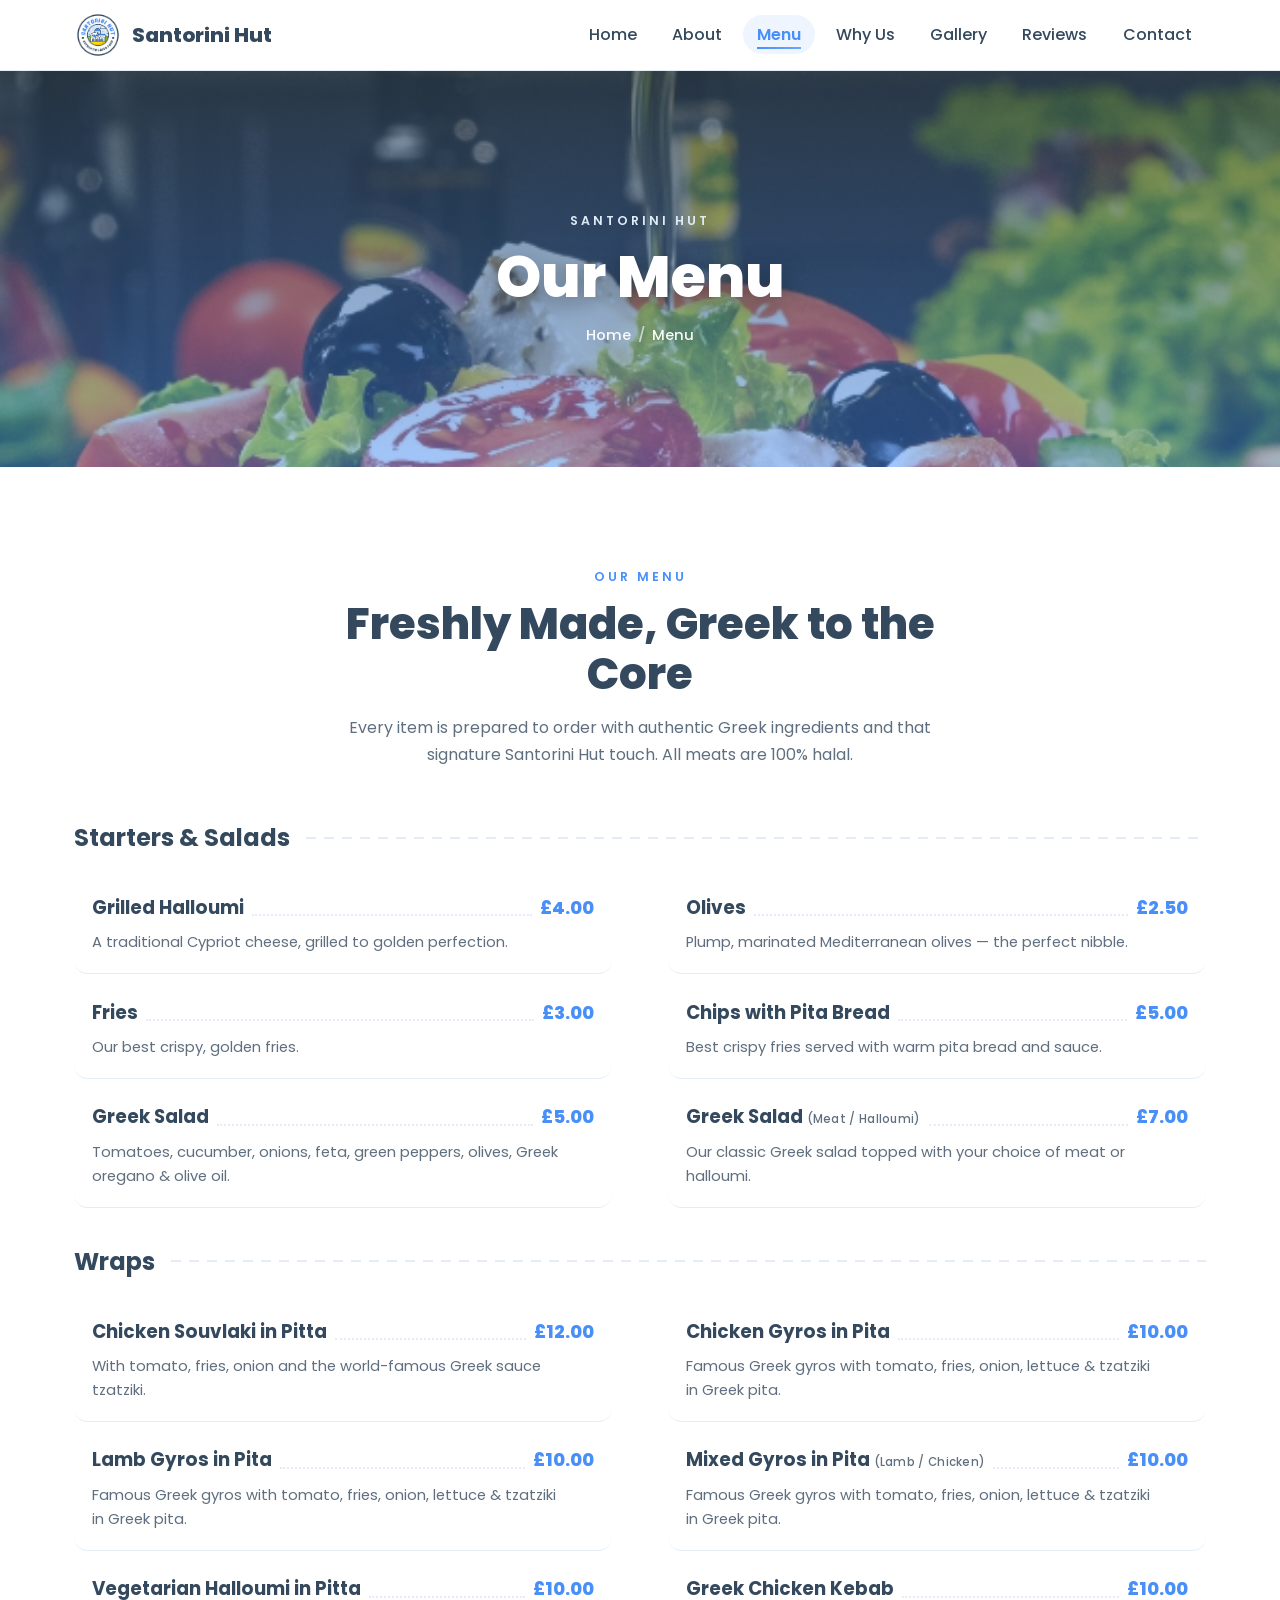
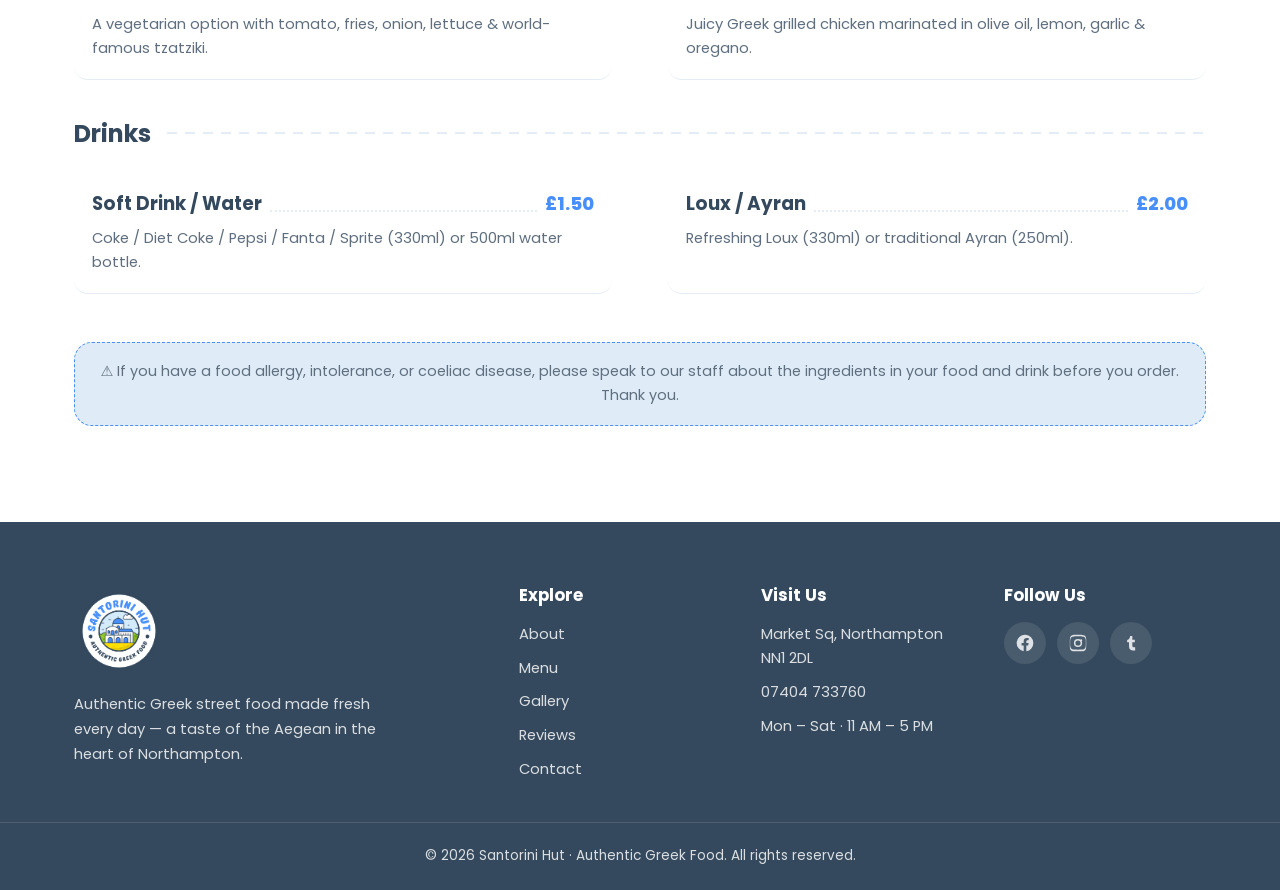
<file: menu.html>
<!DOCTYPE html>
<html lang="en">
<head>
  <meta charset="UTF-8" />
  <meta name="viewport" content="width=device-width, initial-scale=1.0" />
  <title>Menu — Santorini Hut</title>
  <meta name="description" content="Browse the full Santorini Hut menu — gyros, souvlaki, halloumi, Greek salads and drinks. 100% halal." />

  <link rel="preconnect" href="https://fonts.googleapis.com" />
  <link rel="preconnect" href="https://fonts.gstatic.com" crossorigin />
  <link href="https://fonts.googleapis.com/css2?family=Poppins:wght@300;400;500;600;700;800&family=Pacifico&display=swap" rel="stylesheet" />
  <link rel="icon" type="image/jpeg" href="new%20images/logo.png" />
  <link rel="stylesheet" href="style.css" />
</head>
<body>

  <!-- ===== SHARED HEADER / TABBED NAV ===== -->
  <header class="site-header">
    <nav class="navbar">
      <a href="index.html" class="brand">
        <img src="new%20images/logo.png" alt="Santorini Hut logo" class="brand-logo" />
        <span class="brand-name">Santorini&nbsp;Hut</span>
      </a>
      <input type="checkbox" id="nav-toggle" class="nav-toggle" />
      <label for="nav-toggle" class="nav-toggle-label" aria-label="Toggle navigation">
        <span></span><span></span><span></span>
      </label>
      <ul class="nav-links">
        <li><a href="index.html">Home</a></li>
        <li><a href="about.html">About</a></li>
        <li><a href="menu.html" class="active">Menu</a></li>
        <li><a href="why-us.html">Why Us</a></li>
        <li><a href="gallery.html">Gallery</a></li>
        <li><a href="reviews.html">Reviews</a></li>
        <li><a href="contact.html">Contact</a></li>
      </ul>
    </nav>
  </header>

  <!-- ===== PAGE BANNER ===== -->
  <section class="page-banner" style="background-image:url('new%20images/santorini-hut-3.png')">
    <div class="page-banner-overlay"></div>
    <div class="page-banner-content">
      <span class="eyebrow">Santorini Hut</span>
      <h1>Our Menu</h1>
      <nav class="breadcrumb"><a href="index.html">Home</a><span>/</span>Menu</nav>
    </div>
  </section>

  <section class="menu section">
    <div class="container">
      <div class="section-head">
        <span class="eyebrow">Our Menu</span>
        <h2 class="section-title">Freshly Made, Greek to the Core</h2>
        <p class="section-sub">Every item is prepared to order with authentic Greek ingredients and that signature Santorini Hut touch. All meats are 100% halal.</p>
      </div>

      <h3 class="menu-category">Starters &amp; Salads</h3>
      <div class="menu-list">
        <article class="dish">
          <div class="dish-head">
            <h4 class="dish-name">Grilled Halloumi</h4>
            <span class="dish-leader" aria-hidden="true"></span>
            <span class="dish-price">£4.00</span>
          </div>
          <p class="dish-desc">A traditional Cypriot cheese, grilled to golden perfection.</p>
        </article>
        <article class="dish">
          <div class="dish-head">
            <h4 class="dish-name">Olives</h4>
            <span class="dish-leader" aria-hidden="true"></span>
            <span class="dish-price">£2.50</span>
          </div>
          <p class="dish-desc">Plump, marinated Mediterranean olives &mdash; the perfect nibble.</p>
        </article>
        <article class="dish">
          <div class="dish-head">
            <h4 class="dish-name">Fries</h4>
            <span class="dish-leader" aria-hidden="true"></span>
            <span class="dish-price">£3.00</span>
          </div>
          <p class="dish-desc">Our best crispy, golden fries.</p>
        </article>
        <article class="dish">
          <div class="dish-head">
            <h4 class="dish-name">Chips with Pita Bread</h4>
            <span class="dish-leader" aria-hidden="true"></span>
            <span class="dish-price">£5.00</span>
          </div>
          <p class="dish-desc">Best crispy fries served with warm pita bread and sauce.</p>
        </article>
        <article class="dish">
          <div class="dish-head">
            <h4 class="dish-name">Greek Salad</h4>
            <span class="dish-leader" aria-hidden="true"></span>
            <span class="dish-price">£5.00</span>
          </div>
          <p class="dish-desc">Tomatoes, cucumber, onions, feta, green peppers, olives, Greek oregano &amp; olive oil.</p>
        </article>
        <article class="dish">
          <div class="dish-head">
            <h4 class="dish-name">Greek Salad <small>(Meat / Halloumi)</small></h4>
            <span class="dish-leader" aria-hidden="true"></span>
            <span class="dish-price">£7.00</span>
          </div>
          <p class="dish-desc">Our classic Greek salad topped with your choice of meat or halloumi.</p>
        </article>
      </div>

      <h3 class="menu-category">Wraps</h3>
      <div class="menu-list">
        <article class="dish">
          <div class="dish-head">
            <h4 class="dish-name">Chicken Souvlaki in Pitta</h4>
            <span class="dish-leader" aria-hidden="true"></span>
            <span class="dish-price">£12.00</span>
          </div>
          <p class="dish-desc">With tomato, fries, onion and the world-famous Greek sauce tzatziki.</p>
        </article>
        <article class="dish">
          <div class="dish-head">
            <h4 class="dish-name">Chicken Gyros in Pita</h4>
            <span class="dish-leader" aria-hidden="true"></span>
            <span class="dish-price">£10.00</span>
          </div>
          <p class="dish-desc">Famous Greek gyros with tomato, fries, onion, lettuce &amp; tzatziki in Greek pita.</p>
        </article>
        <article class="dish">
          <div class="dish-head">
            <h4 class="dish-name">Lamb Gyros in Pita</h4>
            <span class="dish-leader" aria-hidden="true"></span>
            <span class="dish-price">£10.00</span>
          </div>
          <p class="dish-desc">Famous Greek gyros with tomato, fries, onion, lettuce &amp; tzatziki in Greek pita.</p>
        </article>
        <article class="dish">
          <div class="dish-head">
            <h4 class="dish-name">Mixed Gyros in Pita <small>(Lamb / Chicken)</small></h4>
            <span class="dish-leader" aria-hidden="true"></span>
            <span class="dish-price">£10.00</span>
          </div>
          <p class="dish-desc">Famous Greek gyros with tomato, fries, onion, lettuce &amp; tzatziki in Greek pita.</p>
        </article>
        <article class="dish">
          <div class="dish-head">
            <h4 class="dish-name">Vegetarian Halloumi in Pitta</h4>
            <span class="dish-leader" aria-hidden="true"></span>
            <span class="dish-price">£10.00</span>
          </div>
          <p class="dish-desc">A vegetarian option with tomato, fries, onion, lettuce &amp; world-famous tzatziki.</p>
        </article>
        <article class="dish">
          <div class="dish-head">
            <h4 class="dish-name">Greek Chicken Kebab</h4>
            <span class="dish-leader" aria-hidden="true"></span>
            <span class="dish-price">£10.00</span>
          </div>
          <p class="dish-desc">Juicy Greek grilled chicken marinated in olive oil, lemon, garlic &amp; oregano.</p>
        </article>
      </div>

      <h3 class="menu-category">Drinks</h3>
      <div class="menu-list">
        <article class="dish">
          <div class="dish-head">
            <h4 class="dish-name">Soft Drink / Water</h4>
            <span class="dish-leader" aria-hidden="true"></span>
            <span class="dish-price">£1.50</span>
          </div>
          <p class="dish-desc">Coke / Diet Coke / Pepsi / Fanta / Sprite (330ml) or 500ml water bottle.</p>
        </article>
        <article class="dish">
          <div class="dish-head">
            <h4 class="dish-name">Loux / Ayran</h4>
            <span class="dish-leader" aria-hidden="true"></span>
            <span class="dish-price">£2.00</span>
          </div>
          <p class="dish-desc">Refreshing Loux (330ml) or traditional Ayran (250ml).</p>
        </article>
      </div>

      <p class="allergy-note">
        ⚠️ If you have a food allergy, intolerance, or coeliac disease, please speak to our
        staff about the ingredients in your food and drink before you order. Thank you.
      </p>
    </div>
  </section>

  <!-- ===== SHARED FOOTER ===== -->
  <footer class="site-footer">
    <div class="container footer-grid">
      <div class="footer-brand">
        <img src="new%20images/logo.png" alt="Santorini Hut logo" class="footer-logo" />
        <p>Authentic Greek street food made fresh every day — a taste of the Aegean in the heart of Northampton.</p>
      </div>
      <div class="footer-col">
        <h4>Explore</h4>
        <ul>
          <li><a href="about.html">About</a></li>
          <li><a href="menu.html">Menu</a></li>
          <li><a href="gallery.html">Gallery</a></li>
          <li><a href="reviews.html">Reviews</a></li>
          <li><a href="contact.html">Contact</a></li>
        </ul>
      </div>
      <div class="footer-col">
        <h4>Visit Us</h4>
        <ul>
          <li>Market Sq, Northampton NN1 2DL</li>
          <li><a href="tel:+447404733760">07404 733760</a></li>
          <li>Mon &ndash; Sat &middot; 11 AM &ndash; 5 PM</li>
        </ul>
      </div>
      <div class="footer-col">
        <h4>Follow Us</h4>
        <div class="social">
          <a href="#" aria-label="Facebook" class="social-link">
            <svg viewBox="0 0 24 24" width="20" height="20" fill="currentColor"><path d="M22 12a10 10 0 1 0-11.6 9.9v-7H7.9V12h2.5V9.8c0-2.5 1.5-3.9 3.8-3.9 1.1 0 2.2.2 2.2.2v2.5h-1.2c-1.2 0-1.6.8-1.6 1.6V12h2.7l-.4 2.9h-2.3v7A10 10 0 0 0 22 12Z"/></svg>
          </a>
          <a href="#" aria-label="Instagram" class="social-link">
            <svg viewBox="0 0 24 24" width="20" height="20" fill="currentColor"><path d="M12 2.2c3.2 0 3.6 0 4.9.1 1.2.1 1.8.3 2.2.4.6.2 1 .5 1.4.9.4.4.7.8.9 1.4.1.4.3 1 .4 2.2.1 1.3.1 1.7.1 4.9s0 3.6-.1 4.9c-.1 1.2-.3 1.8-.4 2.2-.2.6-.5 1-.9 1.4-.4.4-.8.7-1.4.9-.4.1-1 .3-2.2.4-1.3.1-1.7.1-4.9.1s-3.6 0-4.9-.1c-1.2-.1-1.8-.3-2.2-.4-.6-.2-1-.5-1.4-.9-.4-.4-.7-.8-.9-1.4-.1-.4-.3-1-.4-2.2C2.2 15.6 2.2 15.2 2.2 12s0-3.6.1-4.9c.1-1.2.3-1.8.4-2.2.2-.6.5-1 .9-1.4.4-.4.8-.7 1.4-.9.4-.1 1-.3 2.2-.4C8.4 2.2 8.8 2.2 12 2.2Zm0 1.8c-3.1 0-3.5 0-4.7.1-1.1.1-1.7.2-2.1.4-.5.2-.9.4-1.3.8-.4.4-.6.8-.8 1.3-.2.4-.3 1-.4 2.1C2.6 9.9 2.6 10.3 2.6 12s0 2.1.1 3.3c.1 1.1.2 1.7.4 2.1.2.5.4.9.8 1.3.4.4.8.6 1.3.8.4.2 1 .3 2.1.4 1.2.1 1.6.1 4.7.1s3.5 0 4.7-.1c1.1-.1 1.7-.2 2.1-.4.5-.2.9-.4 1.3-.8.4-.4.6-.8.8-1.3.2-.4.3-1 .4-2.1.1-1.2.1-1.6.1-3.3s0-2.1-.1-3.3c-.1-1.1-.2-1.7-.4-2.1-.2-.5-.4-.9-.8-1.3-.4-.4-.8-.6-1.3-.8-.4-.2-1-.3-2.1-.4-1.2-.1-1.6-.1-4.7-.1Zm0 3.1a4.9 4.9 0 1 1 0 9.8 4.9 4.9 0 0 1 0-9.8Zm0 1.8a3.1 3.1 0 1 0 0 6.2 3.1 3.1 0 0 0 0-6.2Zm5.1-.3a1.1 1.1 0 1 1-2.3 0 1.1 1.1 0 0 1 2.3 0Z"/></svg>
          </a>
          <a href="#" aria-label="Tumblr" class="social-link">
            <svg viewBox="0 0 24 24" width="20" height="20" fill="currentColor"><path d="M14.6 21c-2.9 0-5-1.5-5-5.1V11H7.4V8.3c2.4-.6 3.4-2.7 3.6-4.8h2.6V8h3v3h-3v4.3c0 1.3.6 1.7 1.6 1.7H17V21h-2.4Z"/></svg>
          </a>
        </div>
      </div>
    </div>
    <div class="footer-bottom">
      <p>&copy; 2026 Santorini Hut &middot; Authentic Greek Food. All rights reserved.</p>
    </div>
  </footer>

</body>
</html>
</file>
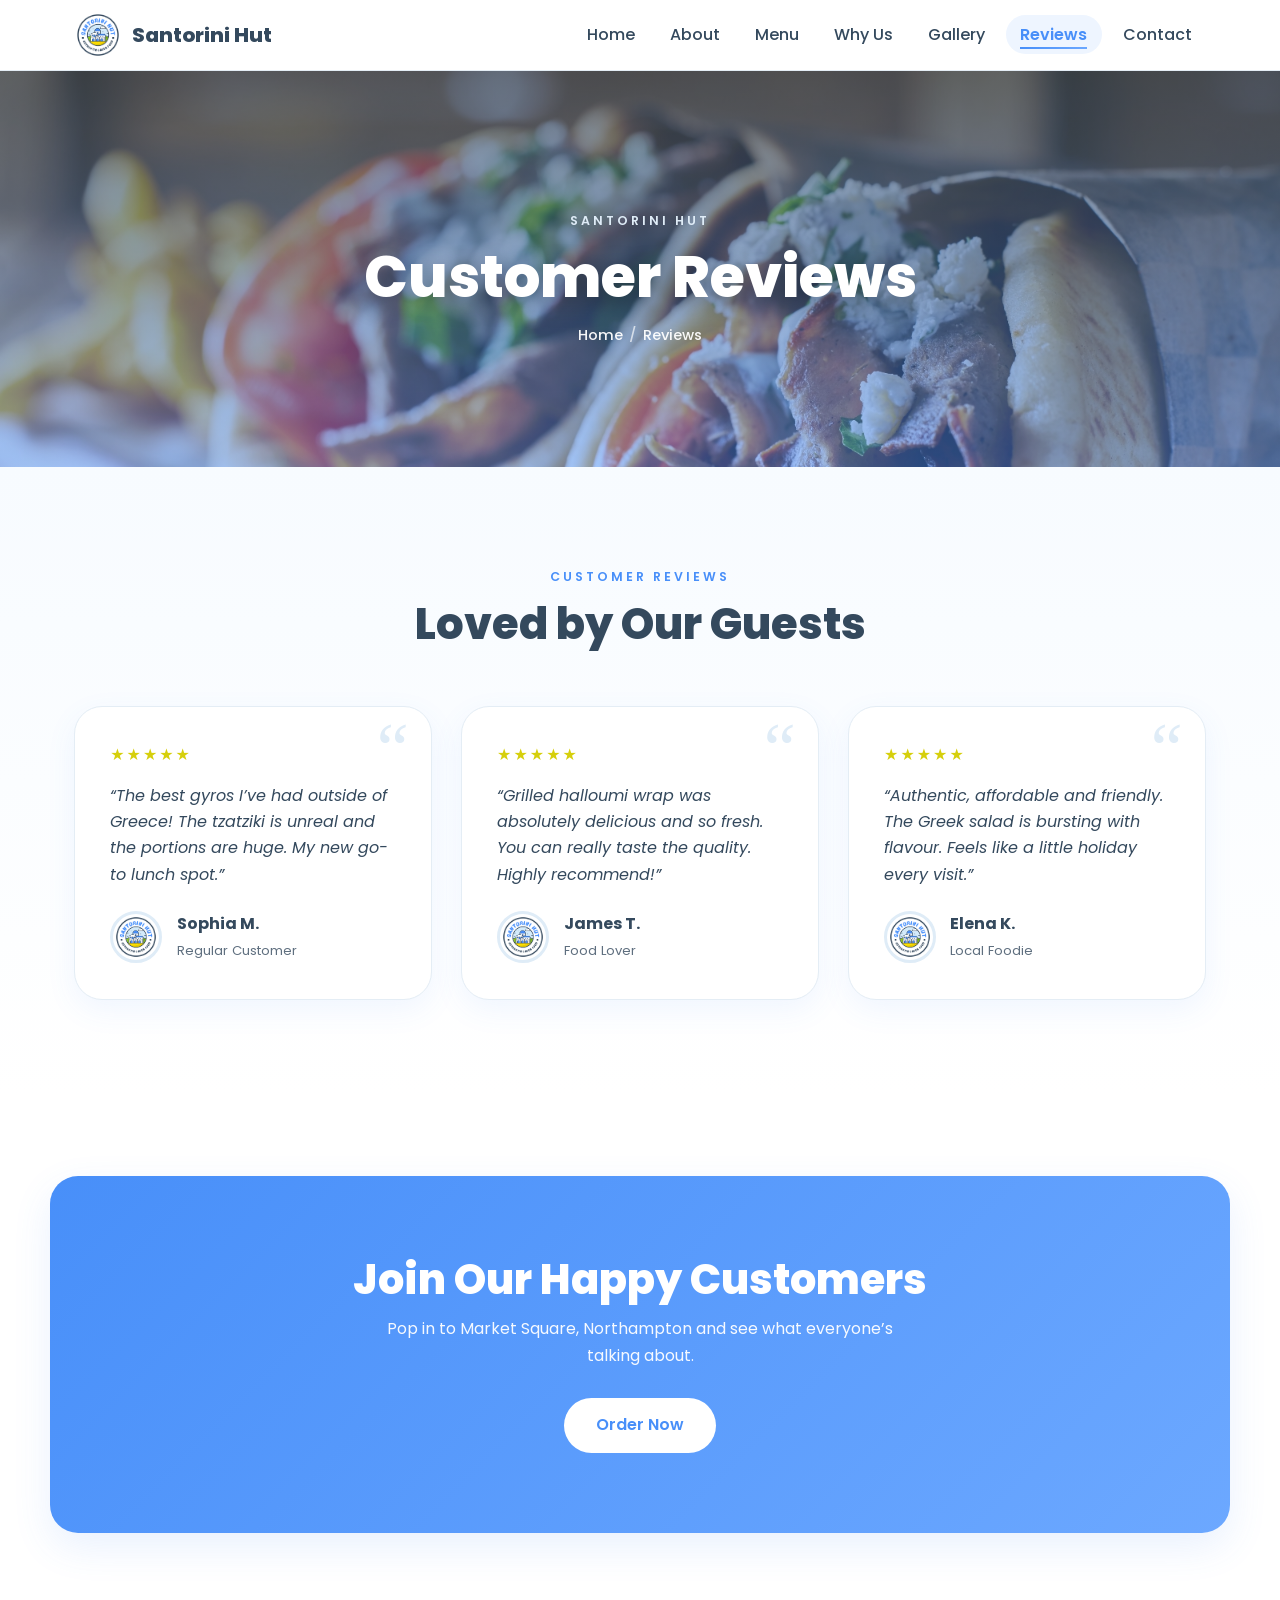
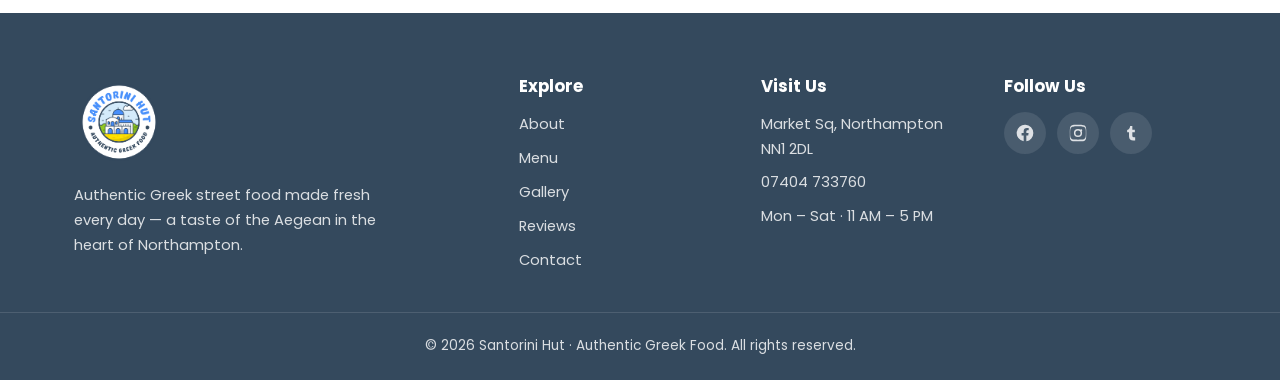
<file: reviews.html>
<!DOCTYPE html>
<html lang="en">
<head>
  <meta charset="UTF-8" />
  <meta name="viewport" content="width=device-width, initial-scale=1.0" />
  <title>Reviews — Santorini Hut</title>
  <meta name="description" content="See what our guests say about Santorini Hut's authentic Greek food in Northampton." />

  <link rel="preconnect" href="https://fonts.googleapis.com" />
  <link rel="preconnect" href="https://fonts.gstatic.com" crossorigin />
  <link href="https://fonts.googleapis.com/css2?family=Poppins:wght@300;400;500;600;700;800&family=Pacifico&display=swap" rel="stylesheet" />
  <link rel="icon" type="image/jpeg" href="new%20images/logo.png" />
  <link rel="stylesheet" href="style.css" />
</head>
<body>

  <!-- ===== SHARED HEADER / TABBED NAV ===== -->
  <header class="site-header">
    <nav class="navbar">
      <a href="index.html" class="brand">
        <img src="new%20images/logo.png" alt="Santorini Hut logo" class="brand-logo" />
        <span class="brand-name">Santorini&nbsp;Hut</span>
      </a>
      <input type="checkbox" id="nav-toggle" class="nav-toggle" />
      <label for="nav-toggle" class="nav-toggle-label" aria-label="Toggle navigation">
        <span></span><span></span><span></span>
      </label>
      <ul class="nav-links">
        <li><a href="index.html">Home</a></li>
        <li><a href="about.html">About</a></li>
        <li><a href="menu.html">Menu</a></li>
        <li><a href="why-us.html">Why Us</a></li>
        <li><a href="gallery.html">Gallery</a></li>
        <li><a href="reviews.html" class="active">Reviews</a></li>
        <li><a href="contact.html">Contact</a></li>
      </ul>
    </nav>
  </header>

  <!-- ===== PAGE BANNER ===== -->
  <section class="page-banner" style="background-image:url('new%20images/1.png')">
    <div class="page-banner-overlay"></div>
    <div class="page-banner-content">
      <span class="eyebrow">Santorini Hut</span>
      <h1>Customer Reviews</h1>
      <nav class="breadcrumb"><a href="index.html">Home</a><span>/</span>Reviews</nav>
    </div>
  </section>

  <section class="reviews section">
    <div class="container">
      <div class="section-head">
        <span class="eyebrow">Customer Reviews</span>
        <h2 class="section-title">Loved by Our Guests</h2>
      </div>
      <div class="reviews-grid">
        <article class="review-card">
          <div class="stars">★★★★★</div>
          <p class="quote">&ldquo;The best gyros I&rsquo;ve had outside of Greece! The tzatziki is unreal and the portions are huge. My new go-to lunch spot.&rdquo;</p>
          <div class="reviewer">
            <img src="new%20images/logo.png" alt="Sophia M." />
            <div><strong>Sophia M.</strong><span>Regular Customer</span></div>
          </div>
        </article>
        <article class="review-card">
          <div class="stars">★★★★★</div>
          <p class="quote">&ldquo;Grilled halloumi wrap was absolutely delicious and so fresh. You can really taste the quality. Highly recommend!&rdquo;</p>
          <div class="reviewer">
            <img src="new%20images/logo.png" alt="James T." />
            <div><strong>James T.</strong><span>Food Lover</span></div>
          </div>
        </article>
        <article class="review-card">
          <div class="stars">★★★★★</div>
          <p class="quote">&ldquo;Authentic, affordable and friendly. The Greek salad is bursting with flavour. Feels like a little holiday every visit.&rdquo;</p>
          <div class="reviewer">
            <img src="new%20images/logo.png" alt="Elena K." />
            <div><strong>Elena K.</strong><span>Local Foodie</span></div>
          </div>
        </article>
      </div>
    </div>
  </section>

  <div class="cta-wrap">
    <div class="cta-band">
      <h2>Join Our Happy Customers</h2>
      <p>Pop in to Market Square, Northampton and see what everyone&rsquo;s talking about.</p>
      <a href="menu.html" class="btn btn-light">Order Now</a>
    </div>
  </div>

  <!-- ===== SHARED FOOTER ===== -->
  <footer class="site-footer">
    <div class="container footer-grid">
      <div class="footer-brand">
        <img src="new%20images/logo.png" alt="Santorini Hut logo" class="footer-logo" />
        <p>Authentic Greek street food made fresh every day — a taste of the Aegean in the heart of Northampton.</p>
      </div>
      <div class="footer-col">
        <h4>Explore</h4>
        <ul>
          <li><a href="about.html">About</a></li>
          <li><a href="menu.html">Menu</a></li>
          <li><a href="gallery.html">Gallery</a></li>
          <li><a href="reviews.html">Reviews</a></li>
          <li><a href="contact.html">Contact</a></li>
        </ul>
      </div>
      <div class="footer-col">
        <h4>Visit Us</h4>
        <ul>
          <li>Market Sq, Northampton NN1 2DL</li>
          <li><a href="tel:+447404733760">07404 733760</a></li>
          <li>Mon &ndash; Sat &middot; 11 AM &ndash; 5 PM</li>
        </ul>
      </div>
      <div class="footer-col">
        <h4>Follow Us</h4>
        <div class="social">
          <a href="#" aria-label="Facebook" class="social-link">
            <svg viewBox="0 0 24 24" width="20" height="20" fill="currentColor"><path d="M22 12a10 10 0 1 0-11.6 9.9v-7H7.9V12h2.5V9.8c0-2.5 1.5-3.9 3.8-3.9 1.1 0 2.2.2 2.2.2v2.5h-1.2c-1.2 0-1.6.8-1.6 1.6V12h2.7l-.4 2.9h-2.3v7A10 10 0 0 0 22 12Z"/></svg>
          </a>
          <a href="#" aria-label="Instagram" class="social-link">
            <svg viewBox="0 0 24 24" width="20" height="20" fill="currentColor"><path d="M12 2.2c3.2 0 3.6 0 4.9.1 1.2.1 1.8.3 2.2.4.6.2 1 .5 1.4.9.4.4.7.8.9 1.4.1.4.3 1 .4 2.2.1 1.3.1 1.7.1 4.9s0 3.6-.1 4.9c-.1 1.2-.3 1.8-.4 2.2-.2.6-.5 1-.9 1.4-.4.4-.8.7-1.4.9-.4.1-1 .3-2.2.4-1.3.1-1.7.1-4.9.1s-3.6 0-4.9-.1c-1.2-.1-1.8-.3-2.2-.4-.6-.2-1-.5-1.4-.9-.4-.4-.7-.8-.9-1.4-.1-.4-.3-1-.4-2.2C2.2 15.6 2.2 15.2 2.2 12s0-3.6.1-4.9c.1-1.2.3-1.8.4-2.2.2-.6.5-1 .9-1.4.4-.4.8-.7 1.4-.9.4-.1 1-.3 2.2-.4C8.4 2.2 8.8 2.2 12 2.2Zm0 1.8c-3.1 0-3.5 0-4.7.1-1.1.1-1.7.2-2.1.4-.5.2-.9.4-1.3.8-.4.4-.6.8-.8 1.3-.2.4-.3 1-.4 2.1C2.6 9.9 2.6 10.3 2.6 12s0 2.1.1 3.3c.1 1.1.2 1.7.4 2.1.2.5.4.9.8 1.3.4.4.8.6 1.3.8.4.2 1 .3 2.1.4 1.2.1 1.6.1 4.7.1s3.5 0 4.7-.1c1.1-.1 1.7-.2 2.1-.4.5-.2.9-.4 1.3-.8.4-.4.6-.8.8-1.3.2-.4.3-1 .4-2.1.1-1.2.1-1.6.1-3.3s0-2.1-.1-3.3c-.1-1.1-.2-1.7-.4-2.1-.2-.5-.4-.9-.8-1.3-.4-.4-.8-.6-1.3-.8-.4-.2-1-.3-2.1-.4-1.2-.1-1.6-.1-4.7-.1Zm0 3.1a4.9 4.9 0 1 1 0 9.8 4.9 4.9 0 0 1 0-9.8Zm0 1.8a3.1 3.1 0 1 0 0 6.2 3.1 3.1 0 0 0 0-6.2Zm5.1-.3a1.1 1.1 0 1 1-2.3 0 1.1 1.1 0 0 1 2.3 0Z"/></svg>
          </a>
          <a href="#" aria-label="Tumblr" class="social-link">
            <svg viewBox="0 0 24 24" width="20" height="20" fill="currentColor"><path d="M14.6 21c-2.9 0-5-1.5-5-5.1V11H7.4V8.3c2.4-.6 3.4-2.7 3.6-4.8h2.6V8h3v3h-3v4.3c0 1.3.6 1.7 1.6 1.7H17V21h-2.4Z"/></svg>
          </a>
        </div>
      </div>
    </div>
    <div class="footer-bottom">
      <p>&copy; 2026 Santorini Hut &middot; Authentic Greek Food. All rights reserved.</p>
    </div>
  </footer>

</body>
</html>
</file>
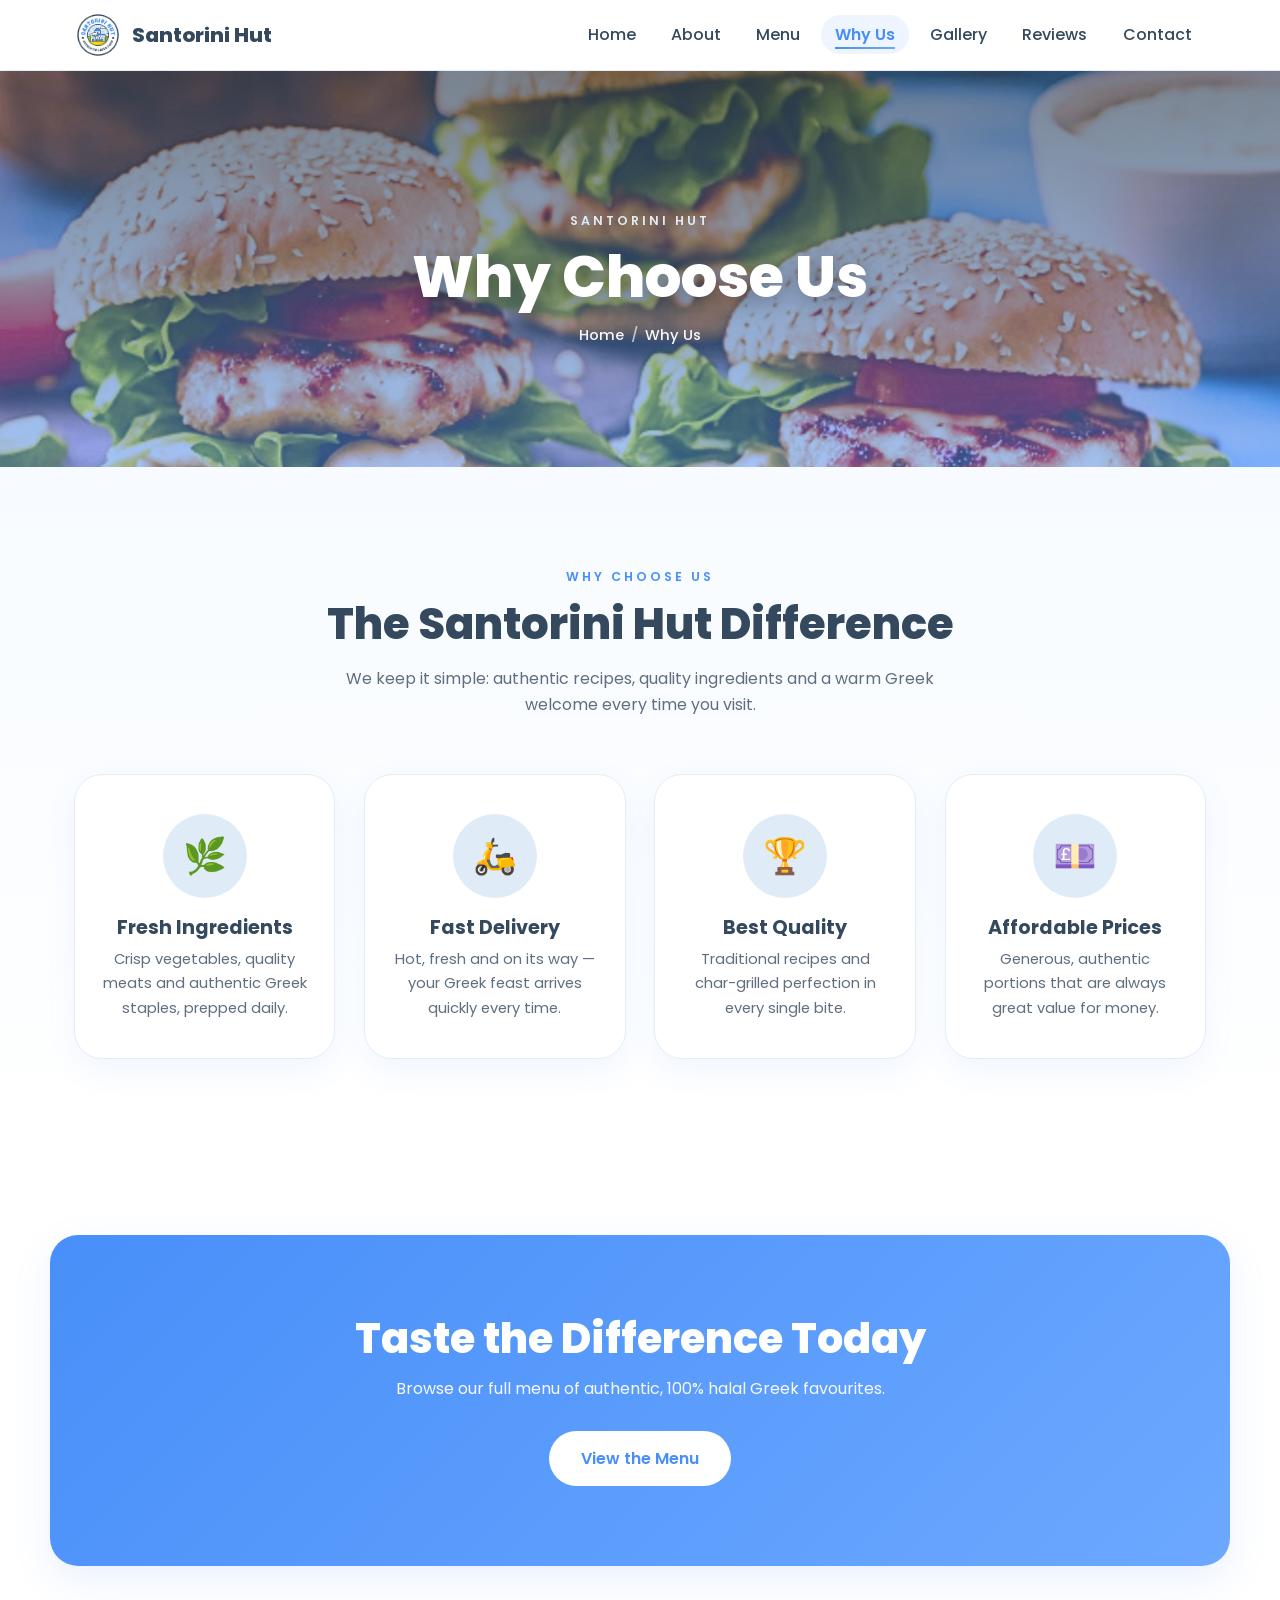
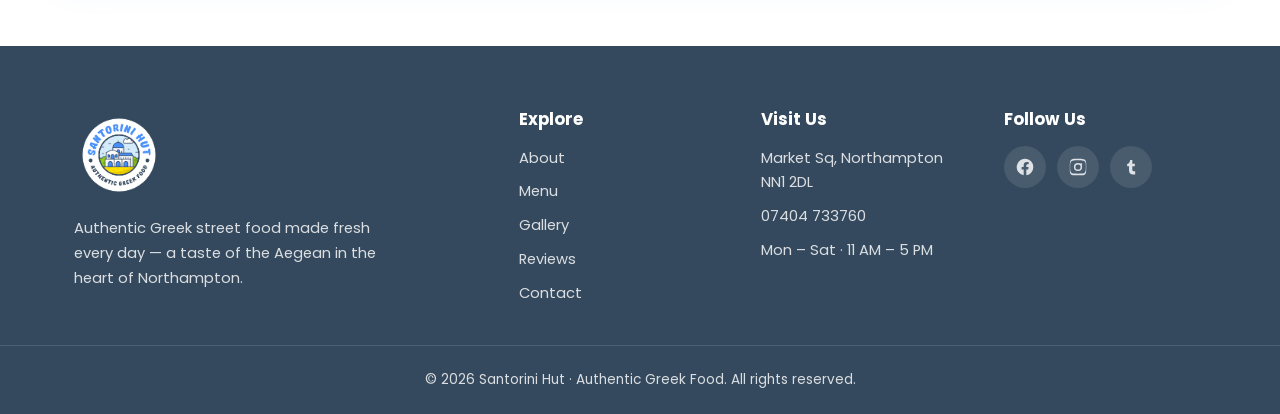
<file: why-us.html>
<!DOCTYPE html>
<html lang="en">
<head>
  <meta charset="UTF-8" />
  <meta name="viewport" content="width=device-width, initial-scale=1.0" />
  <title>Why Choose Us — Santorini Hut</title>
  <meta name="description" content="Fresh ingredients, fast delivery, best quality and affordable prices — the Santorini Hut difference." />

  <link rel="preconnect" href="https://fonts.googleapis.com" />
  <link rel="preconnect" href="https://fonts.gstatic.com" crossorigin />
  <link href="https://fonts.googleapis.com/css2?family=Poppins:wght@300;400;500;600;700;800&family=Pacifico&display=swap" rel="stylesheet" />
  <link rel="icon" type="image/jpeg" href="new%20images/logo.png" />
  <link rel="stylesheet" href="style.css" />
</head>
<body>

  <!-- ===== SHARED HEADER / TABBED NAV ===== -->
  <header class="site-header">
    <nav class="navbar">
      <a href="index.html" class="brand">
        <img src="new%20images/logo.png" alt="Santorini Hut logo" class="brand-logo" />
        <span class="brand-name">Santorini&nbsp;Hut</span>
      </a>
      <input type="checkbox" id="nav-toggle" class="nav-toggle" />
      <label for="nav-toggle" class="nav-toggle-label" aria-label="Toggle navigation">
        <span></span><span></span><span></span>
      </label>
      <ul class="nav-links">
        <li><a href="index.html">Home</a></li>
        <li><a href="about.html">About</a></li>
        <li><a href="menu.html">Menu</a></li>
        <li><a href="why-us.html" class="active">Why Us</a></li>
        <li><a href="gallery.html">Gallery</a></li>
        <li><a href="reviews.html">Reviews</a></li>
        <li><a href="contact.html">Contact</a></li>
      </ul>
    </nav>
  </header>

  <!-- ===== PAGE BANNER ===== -->
  <section class="page-banner" style="background-image:url('new%20images/sh-3.png')">
    <div class="page-banner-overlay"></div>
    <div class="page-banner-content">
      <span class="eyebrow">Santorini Hut</span>
      <h1>Why Choose Us</h1>
      <nav class="breadcrumb"><a href="index.html">Home</a><span>/</span>Why Us</nav>
    </div>
  </section>

  <section class="why section">
    <div class="container">
      <div class="section-head">
        <span class="eyebrow">Why Choose Us</span>
        <h2 class="section-title">The Santorini Hut Difference</h2>
        <p class="section-sub">We keep it simple: authentic recipes, quality ingredients and a warm Greek welcome every time you visit.</p>
      </div>
      <div class="why-grid">
        <div class="why-card">
          <div class="why-icon">🌿</div>
          <h3>Fresh Ingredients</h3>
          <p>Crisp vegetables, quality meats and authentic Greek staples, prepped daily.</p>
        </div>
        <div class="why-card">
          <div class="why-icon">🛵</div>
          <h3>Fast Delivery</h3>
          <p>Hot, fresh and on its way &mdash; your Greek feast arrives quickly every time.</p>
        </div>
        <div class="why-card">
          <div class="why-icon">🏆</div>
          <h3>Best Quality</h3>
          <p>Traditional recipes and char-grilled perfection in every single bite.</p>
        </div>
        <div class="why-card">
          <div class="why-icon">💷</div>
          <h3>Affordable Prices</h3>
          <p>Generous, authentic portions that are always great value for money.</p>
        </div>
      </div>
    </div>
  </section>

  <div class="cta-wrap">
    <div class="cta-band">
      <h2>Taste the Difference Today</h2>
      <p>Browse our full menu of authentic, 100% halal Greek favourites.</p>
      <a href="menu.html" class="btn btn-light">View the Menu</a>
    </div>
  </div>

  <!-- ===== SHARED FOOTER ===== -->
  <footer class="site-footer">
    <div class="container footer-grid">
      <div class="footer-brand">
        <img src="new%20images/logo.png" alt="Santorini Hut logo" class="footer-logo" />
        <p>Authentic Greek street food made fresh every day — a taste of the Aegean in the heart of Northampton.</p>
      </div>
      <div class="footer-col">
        <h4>Explore</h4>
        <ul>
          <li><a href="about.html">About</a></li>
          <li><a href="menu.html">Menu</a></li>
          <li><a href="gallery.html">Gallery</a></li>
          <li><a href="reviews.html">Reviews</a></li>
          <li><a href="contact.html">Contact</a></li>
        </ul>
      </div>
      <div class="footer-col">
        <h4>Visit Us</h4>
        <ul>
          <li>Market Sq, Northampton NN1 2DL</li>
          <li><a href="tel:+447404733760">07404 733760</a></li>
          <li>Mon &ndash; Sat &middot; 11 AM &ndash; 5 PM</li>
        </ul>
      </div>
      <div class="footer-col">
        <h4>Follow Us</h4>
        <div class="social">
          <a href="#" aria-label="Facebook" class="social-link">
            <svg viewBox="0 0 24 24" width="20" height="20" fill="currentColor"><path d="M22 12a10 10 0 1 0-11.6 9.9v-7H7.9V12h2.5V9.8c0-2.5 1.5-3.9 3.8-3.9 1.1 0 2.2.2 2.2.2v2.5h-1.2c-1.2 0-1.6.8-1.6 1.6V12h2.7l-.4 2.9h-2.3v7A10 10 0 0 0 22 12Z"/></svg>
          </a>
          <a href="#" aria-label="Instagram" class="social-link">
            <svg viewBox="0 0 24 24" width="20" height="20" fill="currentColor"><path d="M12 2.2c3.2 0 3.6 0 4.9.1 1.2.1 1.8.3 2.2.4.6.2 1 .5 1.4.9.4.4.7.8.9 1.4.1.4.3 1 .4 2.2.1 1.3.1 1.7.1 4.9s0 3.6-.1 4.9c-.1 1.2-.3 1.8-.4 2.2-.2.6-.5 1-.9 1.4-.4.4-.8.7-1.4.9-.4.1-1 .3-2.2.4-1.3.1-1.7.1-4.9.1s-3.6 0-4.9-.1c-1.2-.1-1.8-.3-2.2-.4-.6-.2-1-.5-1.4-.9-.4-.4-.7-.8-.9-1.4-.1-.4-.3-1-.4-2.2C2.2 15.6 2.2 15.2 2.2 12s0-3.6.1-4.9c.1-1.2.3-1.8.4-2.2.2-.6.5-1 .9-1.4.4-.4.8-.7 1.4-.9.4-.1 1-.3 2.2-.4C8.4 2.2 8.8 2.2 12 2.2Zm0 1.8c-3.1 0-3.5 0-4.7.1-1.1.1-1.7.2-2.1.4-.5.2-.9.4-1.3.8-.4.4-.6.8-.8 1.3-.2.4-.3 1-.4 2.1C2.6 9.9 2.6 10.3 2.6 12s0 2.1.1 3.3c.1 1.1.2 1.7.4 2.1.2.5.4.9.8 1.3.4.4.8.6 1.3.8.4.2 1 .3 2.1.4 1.2.1 1.6.1 4.7.1s3.5 0 4.7-.1c1.1-.1 1.7-.2 2.1-.4.5-.2.9-.4 1.3-.8.4-.4.6-.8.8-1.3.2-.4.3-1 .4-2.1.1-1.2.1-1.6.1-3.3s0-2.1-.1-3.3c-.1-1.1-.2-1.7-.4-2.1-.2-.5-.4-.9-.8-1.3-.4-.4-.8-.6-1.3-.8-.4-.2-1-.3-2.1-.4-1.2-.1-1.6-.1-4.7-.1Zm0 3.1a4.9 4.9 0 1 1 0 9.8 4.9 4.9 0 0 1 0-9.8Zm0 1.8a3.1 3.1 0 1 0 0 6.2 3.1 3.1 0 0 0 0-6.2Zm5.1-.3a1.1 1.1 0 1 1-2.3 0 1.1 1.1 0 0 1 2.3 0Z"/></svg>
          </a>
          <a href="#" aria-label="Tumblr" class="social-link">
            <svg viewBox="0 0 24 24" width="20" height="20" fill="currentColor"><path d="M14.6 21c-2.9 0-5-1.5-5-5.1V11H7.4V8.3c2.4-.6 3.4-2.7 3.6-4.8h2.6V8h3v3h-3v4.3c0 1.3.6 1.7 1.6 1.7H17V21h-2.4Z"/></svg>
          </a>
        </div>
      </div>
    </div>
    <div class="footer-bottom">
      <p>&copy; 2026 Santorini Hut &middot; Authentic Greek Food. All rights reserved.</p>
    </div>
  </footer>

</body>
</html>
</file>
<file: style.css>
/* =============================================================
   SANTORINI HUT — Premium Greek Restaurant Website
   Stylesheet (HTML5 + CSS3, no frameworks)
   -------------------------------------------------------------
   Contents
   1.  Design tokens (CSS variables)
   2.  Base & resets
   3.  Reusable components (buttons, containers, section heads)
   4.  Header & navigation
   5.  Hero
   6.  About
   7.  Menu
   8.  Why Choose Us
   9.  Gallery
   10. Reviews
   11. Contact
   12. Footer
   13. Animations
   14. Responsive / media queries
============================================================= */

/* -------------------------------------------------------------
   1. DESIGN TOKENS
------------------------------------------------------------- */
:root {
  /* ---- Brand palette (derived from the Santorini Hut logo) ---- */
  --primary:        #488ff9;   /* primary blue            */
  --primary-hover:  #2f73d9;   /* slightly darker blue    */
  --primary-soft:   #6ca8ff;   /* gradient end / light    */
  --primary-light:  #eef5ff;   /* very light blue surface */
  --navy:           #34495d;   /* dark navy (secondary)   */
  --sky:            #dfecf7;   /* sky blue                */
  --soft-blue:      #aebfd4;   /* soft blue               */
  --yellow:         #d6cf0b;   /* Santorini yellow accent */
  --olive:          #7c8893;   /* olive green-grey        */
  --green:          #8dcb16;   /* success green           */
  --white:          #ffffff;

  /* Backgrounds */
  --bg:       #ffffff;         /* main background         */
  --bg-alt:   #f7fbff;         /* alternate section bg    */
  --bg-blue:  #dfecf7;         /* soft blue sections      */

  /* Text */
  --ink:    #34495d;   /* headings */
  --muted:  #5f6f7f;   /* body text */
  --muted-2:#8a99a8;   /* muted text */
  --line:   #e4edf5;   /* subtle blue-tinted borders */

  /* ---- Compatibility aliases (kept so layout rules are untouched) ---- */
  --orange:      var(--primary);
  --orange-dark: var(--primary);
  --red:         var(--primary);
  --cream:       var(--bg-alt);
  --cream-2:     var(--bg-blue);
  --aegean:      var(--navy);

  /* Gradients (used sparingly) */
  --grad-warm: linear-gradient(135deg, #488ff9 0%, #6ca8ff 100%); /* primary gradient */
  --grad-soft: linear-gradient(180deg, var(--bg-alt) 0%, var(--white) 100%);

  /* Effects — soft, blue-tinted shadows */
  --radius:    18px;
  --radius-lg: 28px;
  --shadow-sm: 0 10px 30px rgba(72, 143, 249, 0.08);
  --shadow-md: 0 14px 38px rgba(72, 143, 249, 0.12);
  --shadow-lg: 0 26px 60px rgba(52, 73, 93, 0.16);
  --shadow-glow: 0 16px 40px rgba(72, 143, 249, 0.30);

  --container: 1180px;
  --ease: cubic-bezier(0.22, 1, 0.36, 1);

  font-size: 16px;
}

/* -------------------------------------------------------------
   2. BASE & RESETS
------------------------------------------------------------- */
*, *::before, *::after { box-sizing: border-box; margin: 0; padding: 0; }

html { scroll-behavior: smooth; scroll-padding-top: 84px; overflow-x: hidden; }

body {
  font-family: 'Poppins', 'Montserrat', system-ui, sans-serif;
  color: var(--muted);
  background: var(--white);
  line-height: 1.65;
  -webkit-font-smoothing: antialiased;
  overflow-x: hidden;
}

img { max-width: 100%; display: block; }
a { text-decoration: none; color: inherit; }
ul { list-style: none; }

h1, h2, h3, h4 { line-height: 1.15; font-weight: 700; }

/* -------------------------------------------------------------
   3. REUSABLE COMPONENTS
------------------------------------------------------------- */
.container { width: 100%; max-width: var(--container); margin: 0 auto; padding: 0 1.5rem; }

.section { padding: 6rem 0; }

/* Section heading block */
.section-head { text-align: center; max-width: 640px; margin: 0 auto 3.5rem; }

.eyebrow {
  display: inline-block;
  font-weight: 600;
  letter-spacing: 3px;
  text-transform: uppercase;
  font-size: 0.78rem;
  color: var(--orange-dark);
  margin-bottom: 0.75rem;
}

.section-title {
  font-size: clamp(1.8rem, 4vw, 2.7rem);
  font-weight: 800;
  color: var(--ink);
}

.section-sub { color: var(--muted); margin-top: 1rem; }

/* Buttons */
.btn {
  display: inline-flex;
  align-items: center;
  justify-content: center;
  gap: 0.5rem;
  padding: 0.9rem 2rem;
  font: inherit;
  font-weight: 600;
  border: none;
  border-radius: 999px;
  cursor: pointer;
  transition: transform 0.35s var(--ease), box-shadow 0.35s var(--ease),
              background 0.35s var(--ease), color 0.35s var(--ease);
}

.btn-primary {
  background: var(--grad-warm);
  color: var(--white);
  box-shadow: var(--shadow-glow);
}
.btn-primary:hover { transform: translateY(-3px) scale(1.02); box-shadow: 0 22px 46px rgba(72, 143, 249, 0.4); }

.btn-ghost {
  background: rgba(255, 255, 255, 0.12);
  color: var(--white);
  border: 2px solid rgba(255, 255, 255, 0.7);
  backdrop-filter: blur(6px);
}
.btn-ghost:hover { background: var(--white); color: var(--red); transform: translateY(-3px); }

.btn-block { width: 100%; }

/* -------------------------------------------------------------
   4. HEADER & NAVIGATION
------------------------------------------------------------- */
.site-header {
  position: sticky;
  top: 0;
  z-index: 100;
  background: rgba(255, 255, 255, 0.85);
  backdrop-filter: blur(14px);
  -webkit-backdrop-filter: blur(14px);
  border-bottom: 1px solid var(--line);
}

.navbar {
  max-width: var(--container);
  margin: 0 auto;
  padding: 0.7rem 1.5rem;
  display: flex;
  align-items: center;
  justify-content: space-between;
  gap: 1rem;
}

.brand { display: flex; align-items: center; gap: 0.6rem; font-weight: 800; }
.brand-logo { width: 48px; height: 48px; border-radius: 50%; object-fit: cover; }
.brand-name { font-size: 1.25rem; color: var(--aegean); white-space: nowrap; }

.nav-links { display: flex; align-items: center; gap: 0.4rem; }
.nav-links a {
  padding: 0.5rem 0.9rem;
  font-weight: 500;
  border-radius: 999px;
  position: relative;
  color: var(--ink);
  transition: color 0.3s var(--ease), background 0.3s var(--ease);
}
.nav-links a:not(.nav-cta):hover { color: var(--primary); }
/* animated underline */
.nav-links a:not(.nav-cta)::after {
  content: "";
  position: absolute;
  left: 0.9rem; right: 0.9rem; bottom: 0.3rem;
  height: 2px;
  background: var(--grad-warm);
  transform: scaleX(0);
  transform-origin: left;
  transition: transform 0.3s var(--ease);
}
.nav-links a:not(.nav-cta):hover::after { transform: scaleX(1); }

.nav-cta {
  background: var(--grad-warm);
  color: var(--white) !important;
  box-shadow: var(--shadow-glow);
}
.nav-cta:hover { transform: translateY(-2px); }

/* Active tab (current page) */
.nav-links a.active:not(.nav-cta) {
  color: var(--primary);
  background: var(--primary-light);
  font-weight: 600;
}
.nav-links a.active:not(.nav-cta)::after { transform: scaleX(1); }

/* Hamburger (pure CSS) */
.nav-toggle { display: none; }
.nav-toggle-label { display: none; position: relative; z-index: 3; flex-direction: column; gap: 5px; cursor: pointer; padding: 8px; }
.nav-toggle-label span {
  width: 26px; height: 3px; border-radius: 3px; background: var(--aegean);
  transition: transform 0.3s var(--ease), opacity 0.3s var(--ease);
}

/* -------------------------------------------------------------
   5. HERO
------------------------------------------------------------- */
.hero {
  position: relative;
  min-height: 92vh;
  display: flex;
  align-items: center;
  justify-content: center;
  text-align: center;
  color: var(--white);
  background: url('new%20images/sh-2.png') center/cover no-repeat fixed;
}
.hero-overlay {
  position: absolute;
  inset: 0;
  background: linear-gradient(180deg, rgba(52, 73, 93, 0.62) 0%, rgba(72, 143, 249, 0.45) 100%);
}
.hero-content {
  position: relative;
  z-index: 2;
  max-width: 760px;
  padding: 7rem 1.5rem;
  animation: fade-up 1s var(--ease) both;
}
.hero-badge {
  display: inline-block;
  padding: 0.45rem 1.2rem;
  border-radius: 999px;
  background: rgba(255, 255, 255, 0.15);
  border: 1px solid rgba(255, 255, 255, 0.4);
  backdrop-filter: blur(8px);
  font-weight: 500;
  letter-spacing: 2px;
  font-size: 0.8rem;
  margin-bottom: 1.4rem;
}
.hero-title {
  font-family: 'Pacifico', 'Poppins', cursive;
  font-size: clamp(3rem, 9vw, 6rem);
  font-weight: 400;
  text-shadow: 0 8px 30px rgba(0, 0, 0, 0.35);
  line-height: 1;
}
.hero-tagline {
  font-size: clamp(1.1rem, 2.6vw, 1.6rem);
  font-weight: 600;
  margin-top: 0.6rem;
}
.hero-desc {
  max-width: 580px;
  margin: 1.2rem auto 2rem;
  font-weight: 300;
  font-size: 1.05rem;
  opacity: 0.95;
}
.hero-actions { display: flex; gap: 1rem; justify-content: center; flex-wrap: wrap; }
.hero-hours {
  margin-top: 2.2rem;
  font-weight: 500;
  opacity: 0.95;
}

/* -------------------------------------------------------------
   6. ABOUT
------------------------------------------------------------- */
.about { background: var(--grad-soft); }
.about-grid {
  display: grid;
  grid-template-columns: 1fr 1fr;
  gap: 4rem;
  align-items: center;
}
.about-image { position: relative; }
.about-image img {
  border-radius: var(--radius-lg);
  box-shadow: var(--shadow-lg);
  width: 100%;
  height: 480px;
  object-fit: cover;
}
.about-text p { color: var(--muted); margin-bottom: 1rem; }
.about-text .section-title { margin-bottom: 1.2rem; }
.about-points { margin: 1.4rem 0 2rem; display: grid; gap: 0.6rem; }
.about-points li { font-weight: 500; color: var(--ink); }

/* -------------------------------------------------------------
   7. MENU
------------------------------------------------------------- */
.menu { background: var(--white); }
.menu-category {
  font-size: 1.5rem;
  font-weight: 700;
  color: var(--aegean);
  margin: 2.5rem 0 1.5rem;
  display: flex;
  align-items: center;
  gap: 1rem;
}
.menu-category::after {
  content: "";
  flex: 1;
  height: 2px;
  background: repeating-linear-gradient(90deg, var(--line) 0 10px, transparent 10px 18px);
}
.menu-category:first-of-type { margin-top: 0; }

.menu-grid {
  display: grid;
  grid-template-columns: repeat(3, 1fr);
  gap: 1.8rem;
}
.menu-card {
  background: var(--white);
  border: 1px solid var(--line);
  border-radius: var(--radius-lg);
  overflow: hidden;
  box-shadow: var(--shadow-sm);
  transition: transform 0.4s var(--ease), box-shadow 0.4s var(--ease);
}
.menu-card:hover { transform: translateY(-8px); box-shadow: var(--shadow-lg); }
.menu-card-img { height: 200px; overflow: hidden; }
.menu-card-img img {
  width: 100%; height: 100%; object-fit: cover;
  transition: transform 0.6s var(--ease);
}
.menu-card:hover .menu-card-img img { transform: scale(1.08); }
.menu-card-body { padding: 1.3rem 1.4rem 1.6rem; }
.menu-card-head { display: flex; justify-content: space-between; align-items: baseline; gap: 0.8rem; }
.menu-card-head h4 { font-size: 1.1rem; color: var(--ink); }
.menu-card-head h4 small { font-weight: 500; color: var(--muted); font-size: 0.78rem; }
.price {
  flex-shrink: 0;
  font-weight: 800;
  color: var(--white);
  background: var(--grad-warm);
  padding: 0.25rem 0.75rem;
  border-radius: 999px;
  font-size: 0.95rem;
  box-shadow: var(--shadow-sm);
}
.menu-card-body p { color: var(--muted); font-size: 0.92rem; margin-top: 0.6rem; }

.allergy-note {
  margin-top: 3rem;
  text-align: center;
  background: var(--cream-2);
  border: 1px dashed var(--orange);
  border-radius: var(--radius);
  padding: 1.1rem 1.4rem;
  color: var(--muted);
  font-size: 0.9rem;
}

/* -------------------------------------------------------------
   8. WHY CHOOSE US
------------------------------------------------------------- */
.why { background: var(--grad-soft); }
.why-grid { display: grid; grid-template-columns: repeat(4, 1fr); gap: 1.8rem; }
.why-card {
  background: var(--white);
  border-radius: var(--radius-lg);
  padding: 2.4rem 1.6rem;
  text-align: center;
  box-shadow: var(--shadow-sm);
  border: 1px solid var(--line);
  transition: transform 0.4s var(--ease), box-shadow 0.4s var(--ease);
}
.why-card:hover { transform: translateY(-8px); box-shadow: var(--shadow-md); }
.why-icon {
  width: 84px; height: 84px;
  margin: 0 auto 1.2rem;
  display: grid; place-items: center;
  font-size: 2.2rem;
  border-radius: 50%;
  background: var(--cream-2);
  transition: transform 0.4s var(--ease), background 0.4s var(--ease);
}
.why-card:hover .why-icon { background: var(--grad-warm); transform: rotate(-8deg) scale(1.05); }
.why-card h3 { margin-bottom: 0.5rem; font-size: 1.2rem; color: var(--ink); }
.why-card p { color: var(--muted); font-size: 0.92rem; }

/* -------------------------------------------------------------
   9. GALLERY
------------------------------------------------------------- */
.gallery { background: var(--white); }
.gallery-grid {
  display: grid;
  grid-template-columns: repeat(3, 1fr);
  grid-auto-rows: 240px;
  gap: 1.2rem;
}
.gallery-item {
  position: relative;
  overflow: hidden;
  border-radius: var(--radius);
  box-shadow: var(--shadow-sm);
}
/* feature two cells for visual rhythm */
.gallery-item:nth-child(1) { grid-row: span 2; }
.gallery-item:nth-child(6) { grid-column: span 2; }
.gallery-item img { width: 100%; height: 100%; object-fit: cover; transition: transform 0.6s var(--ease); }
.gallery-item::after {
  content: "";
  position: absolute;
  inset: 0;
  background: linear-gradient(180deg, transparent 40%, rgba(52, 73, 93, 0.55));
  opacity: 0;
  transition: opacity 0.4s var(--ease);
}
.gallery-item:hover img { transform: scale(1.1); }
.gallery-item:hover::after { opacity: 1; }

/* -------------------------------------------------------------
   10. REVIEWS
------------------------------------------------------------- */
.reviews { background: var(--grad-soft); }
.reviews-grid { display: grid; grid-template-columns: repeat(3, 1fr); gap: 1.8rem; }
.review-card {
  background: var(--white);
  border-radius: var(--radius-lg);
  padding: 2.2rem;
  box-shadow: var(--shadow-sm);
  border: 1px solid var(--line);
  position: relative;
  transition: transform 0.4s var(--ease), box-shadow 0.4s var(--ease);
}
.review-card::before {
  content: "\201C";
  position: absolute;
  top: 0.4rem; right: 1.4rem;
  font-size: 4.5rem;
  font-family: Georgia, serif;
  color: var(--cream-2);
  line-height: 1;
}
.review-card:hover { transform: translateY(-6px); box-shadow: var(--shadow-md); }
.stars { color: var(--yellow); letter-spacing: 2px; margin-bottom: 0.9rem; }
.quote { color: var(--ink); font-style: italic; margin-bottom: 1.4rem; }
.reviewer { display: flex; align-items: center; gap: 0.9rem; }
.reviewer img { width: 52px; height: 52px; border-radius: 50%; object-fit: cover; border: 3px solid var(--cream-2); }
.reviewer strong { display: block; color: var(--ink); }
.reviewer span { font-size: 0.82rem; color: var(--muted); }

/* -------------------------------------------------------------
   11. CONTACT
------------------------------------------------------------- */
.contact { background: var(--white); }
.contact-grid { display: grid; grid-template-columns: 1fr 1fr; gap: 3rem; align-items: start; }
.contact-info .section-title { margin-bottom: 1rem; }
.contact-info > p { color: var(--muted); margin-bottom: 2rem; }
.contact-list { display: grid; gap: 1.2rem; }
.contact-list li { display: flex; align-items: center; gap: 1rem; }
.contact-ic {
  flex-shrink: 0;
  width: 52px; height: 52px;
  display: grid; place-items: center;
  background: var(--cream-2);
  border-radius: 14px;
  font-size: 1.3rem;
}
.contact-list strong { display: block; font-size: 0.95rem; color: var(--ink); }
.contact-list a, .contact-list span { color: var(--muted); }
.contact-list a:hover { color: var(--primary); }

.contact-form {
  background: var(--cream);
  border: 1px solid var(--line);
  border-radius: var(--radius-lg);
  padding: 2.2rem;
  box-shadow: var(--shadow-sm);
}
.contact-form h3 { margin-bottom: 1.4rem; color: var(--ink); }
.form-row { display: grid; grid-template-columns: 1fr 1fr; gap: 1rem; }
.contact-form label { display: block; margin-bottom: 1rem; }
.contact-form label span { display: block; font-size: 0.85rem; font-weight: 500; margin-bottom: 0.4rem; }
.contact-form input,
.contact-form textarea {
  width: 100%;
  padding: 0.8rem 1rem;
  border: 1px solid var(--line);
  border-radius: 12px;
  font: inherit;
  background: var(--white);
  transition: border-color 0.3s var(--ease), box-shadow 0.3s var(--ease);
}
.contact-form input:focus,
.contact-form textarea:focus {
  outline: none;
  border-color: var(--primary);
  box-shadow: 0 0 0 4px rgba(72, 143, 249, 0.18);
}
.contact-form textarea { resize: vertical; }

/* -------------------------------------------------------------
   12. FOOTER
------------------------------------------------------------- */
.site-footer { background: var(--navy); color: rgba(255, 255, 255, 0.82); }
.footer-grid {
  display: grid;
  grid-template-columns: 2fr 1fr 1fr 1fr;
  gap: 2.5rem;
  padding: 4rem 1.5rem 2.5rem;
}
.footer-logo { width: 90px; height: 90px; border-radius: 50%; object-fit: cover; margin-bottom: 1rem; }
.footer-brand p { font-size: 0.92rem; max-width: 320px; line-height: 1.7; }
.footer-col h4 { color: var(--white); margin-bottom: 1rem; font-size: 1.05rem; }
.footer-col ul { display: grid; gap: 0.6rem; }
.footer-col a:hover, .footer-col li:hover { color: var(--orange); }
.footer-col a, .footer-col li { font-size: 0.92rem; transition: color 0.3s var(--ease); }

.social { display: flex; gap: 0.7rem; }
.social-link {
  width: 42px; height: 42px;
  display: grid; place-items: center;
  border-radius: 50%;
  background: rgba(255, 255, 255, 0.1);
  color: rgba(255, 255, 255, 0.82);
  transition: transform 0.35s var(--ease), background 0.35s var(--ease), color 0.35s var(--ease);
}
.social-link:hover { background: var(--grad-warm); color: var(--white); transform: translateY(-4px); }

.footer-bottom {
  border-top: 1px solid rgba(255, 255, 255, 0.12);
  padding: 1.4rem 1.5rem;
  text-align: center;
  font-size: 0.85rem;
}

/* -------------------------------------------------------------
   13. ANIMATIONS
------------------------------------------------------------- */
@keyframes fade-up {
  from { opacity: 0; transform: translateY(28px); }
  to   { opacity: 1; transform: translateY(0); }
}

@media (prefers-reduced-motion: reduce) {
  * { animation: none !important; transition: none !important; scroll-behavior: auto !important; }
}

/* -------------------------------------------------------------
   14. RESPONSIVE / MEDIA QUERIES
------------------------------------------------------------- */

/* Tablet */
@media (max-width: 992px) {
  .menu-grid,
  .why-grid,
  .reviews-grid { grid-template-columns: repeat(2, 1fr); }
  .footer-grid { grid-template-columns: 1fr 1fr; }
  .about-grid { gap: 3rem; }
}

/* Mobile nav + single-column layouts */
@media (max-width: 768px) {
  .section { padding: 4rem 0; }

  /* hamburger menu */
  .nav-toggle-label { display: flex; }
  .nav-links {
    position: fixed;
    top: 0; right: 0;
    z-index: 2;
    height: 100vh;
    width: min(78vw, 320px);
    flex-direction: column;
    align-items: flex-start;
    justify-content: center;
    gap: 0.4rem;
    padding: 2rem;
    background: var(--cream);
    box-shadow: var(--shadow-lg);
    transform: translateX(100%);
    transition: transform 0.4s var(--ease);
  }
  .nav-links a { width: 100%; font-size: 1.05rem; padding: 0.7rem 0.5rem; }
  .nav-toggle:checked ~ .nav-links { transform: translateX(0); }
  /* animate burger to X */
  .nav-toggle:checked ~ .nav-toggle-label span:nth-child(1) { transform: translateY(8px) rotate(45deg); }
  .nav-toggle:checked ~ .nav-toggle-label span:nth-child(2) { opacity: 0; }
  .nav-toggle:checked ~ .nav-toggle-label span:nth-child(3) { transform: translateY(-8px) rotate(-45deg); }

  /* hero: drop fixed attachment (better mobile perf) + stronger overlay for legibility */
  .hero { background-attachment: scroll; min-height: 88vh; }
  .hero-overlay { background: linear-gradient(180deg, rgba(52, 73, 93, 0.66) 0%, rgba(52, 73, 93, 0.6) 100%); }
  .hero-content { padding: 5rem 1.25rem; }

  /* dim the page behind the open mobile menu */
  .nav-toggle:checked ~ .nav-toggle-label::before {
    content: "";
    position: fixed;
    inset: 0;
    z-index: 1;
    background: rgba(52, 73, 93, 0.5);
  }

  /* stacked sections */
  .about-grid,
  .contact-grid { grid-template-columns: 1fr; }
  .about-image img { height: 360px; }

  .menu-grid,
  .why-grid,
  .reviews-grid { grid-template-columns: 1fr; }

  .gallery-grid { grid-template-columns: repeat(2, 1fr); grid-auto-rows: 180px; }
  .gallery-item:nth-child(1) { grid-row: span 1; }
  .gallery-item:nth-child(6) { grid-column: span 2; }

  .footer-grid { grid-template-columns: 1fr; gap: 2rem; text-align: center; }
  .footer-brand p { margin: 0 auto; }
  .footer-col ul { justify-items: center; gap: 0.15rem; }
  /* larger, comfortable tap targets for footer links on touch devices */
  .footer-col a { display: inline-block; padding: 0.55rem 1rem; }
  .social { justify-content: center; }
  .footer-logo { margin-left: auto; margin-right: auto; }
}

/* Small phones */
@media (max-width: 460px) {
  .form-row { grid-template-columns: 1fr; }
  /* keep BOTH logo and brand text visible; trim sizes so they fit beside
     the hamburger down to 320px without wrapping or overlapping */
  .navbar { gap: 0.5rem; }
  .brand-logo { width: 40px; height: 40px; }
  .brand-name { font-size: 1.05rem; }
  .nav-toggle-label { flex: 0 0 auto; }
  .hero-actions { flex-direction: column; }
  .btn { width: 100%; }
  .gallery-grid { grid-template-columns: 1fr; }
  .gallery-item:nth-child(6) { grid-column: span 1; }
}

/* =============================================================
   15. MULTI-PAGE COMPONENTS
   (inner-page banners, home highlights, CTA band, map)
============================================================= */

/* Compact banner for inner pages */
.page-banner {
  position: relative;
  min-height: 44vh;
  display: flex;
  align-items: center;
  justify-content: center;
  text-align: center;
  color: var(--white);
  background: var(--aegean) center/cover no-repeat;
}
.page-banner-overlay {
  position: absolute;
  inset: 0;
  background: linear-gradient(180deg, rgba(52, 73, 93, 0.66) 0%, rgba(72, 143, 249, 0.5) 100%);
}
.page-banner-content {
  position: relative;
  z-index: 2;
  padding: 5rem 1.5rem 4rem;
  animation: fade-up 0.8s var(--ease) both;
}
.page-banner-content h1 {
  font-size: clamp(2.2rem, 6vw, 3.6rem);
  font-weight: 800;
  text-shadow: 0 6px 24px rgba(0, 0, 0, 0.35);
}
.page-banner-content .eyebrow { color: var(--sky); }
.breadcrumb {
  margin-top: 0.8rem;
  font-size: 0.92rem;
  font-weight: 500;
  opacity: 0.95;
}
.breadcrumb a:hover { color: var(--sky); }
.breadcrumb span { margin: 0 0.4rem; opacity: 0.7; }

/* Home: intro highlight strip */
.home-intro { background: var(--grad-soft); }

/* Home: CTA band */
.cta-band {
  position: relative;
  text-align: center;
  color: var(--white);
  padding: 5rem 1.5rem;
  background: var(--grad-warm);
  border-radius: var(--radius-lg);
  margin: 0 auto;
  max-width: var(--container);
  box-shadow: var(--shadow-md);
}
.cta-band h2 { font-size: clamp(1.7rem, 4vw, 2.6rem); font-weight: 800; margin-bottom: 0.8rem; }
.cta-band p { max-width: 540px; margin: 0 auto 1.8rem; opacity: 0.95; }
.cta-band .btn-light {
  background: var(--white);
  color: var(--red);
}
.cta-band .btn-light:hover { transform: translateY(-3px) scale(1.02); box-shadow: var(--shadow-lg); }
.cta-wrap { padding: 5rem 0; background: var(--white); }

/* Home: explore cards linking to other pages */
.explore-grid {
  display: grid;
  grid-template-columns: repeat(3, 1fr);
  gap: 1.8rem;
}
.explore-card {
  position: relative;
  border-radius: var(--radius-lg);
  overflow: hidden;
  min-height: 260px;
  display: flex;
  align-items: flex-end;
  color: var(--white);
  box-shadow: var(--shadow-sm);
  transition: transform 0.4s var(--ease), box-shadow 0.4s var(--ease);
}
.explore-card img {
  position: absolute;
  inset: 0;
  width: 100%; height: 100%;
  object-fit: cover;
  z-index: 0;
  transition: transform 0.6s var(--ease);
}
.explore-card::after {
  content: "";
  position: absolute;
  inset: 0;
  background: linear-gradient(180deg, rgba(52, 73, 93, 0.05) 30%, rgba(52, 73, 93, 0.82));
  z-index: 1;
}
.explore-card span {
  position: relative;
  z-index: 2;
  padding: 1.5rem;
  font-size: 1.25rem;
  font-weight: 700;
}
.explore-card span small { display: block; font-weight: 400; font-size: 0.85rem; opacity: 0.9; }
.explore-card:hover { transform: translateY(-6px); box-shadow: var(--shadow-lg); }
.explore-card:hover img { transform: scale(1.08); }

/* Contact: map embed */
.map-wrap {
  margin-top: 2.5rem;
  border-radius: var(--radius-lg);
  overflow: hidden;
  box-shadow: var(--shadow-sm);
  border: 1px solid var(--line);
}
.map-wrap iframe { width: 100%; height: 360px; border: 0; display: block; background: var(--cream-2); }
.map-cap {
  display: block;
  padding: 0.9rem 1.2rem;
  text-align: center;
  font-weight: 500;
  background: var(--cream);
  border-top: 1px solid var(--line);
  transition: background 0.3s var(--ease), color 0.3s var(--ease);
}
.map-cap:hover { background: var(--cream-2); color: var(--orange-dark); }

@media (max-width: 992px) {
  .explore-grid { grid-template-columns: repeat(2, 1fr); }
}
@media (max-width: 768px) {
  .page-banner { min-height: 38vh; }
  .explore-grid { grid-template-columns: 1fr; }
}

/* =============================================================
   16. MENU LIST (image-free, premium restaurant-style menu)
   Used on menu.html only — the home "Featured Dishes" cards
   (.menu-card) are intentionally left unchanged.
============================================================= */
.menu-list {
  display: grid;
  grid-template-columns: repeat(2, 1fr);
  column-gap: 3.5rem;
  row-gap: 0.4rem;
}

/* Single dish row */
.dish {
  padding: 1.15rem 1.1rem;
  border-bottom: 1px solid var(--line);
  border-radius: 14px;
  transition: background 0.25s ease-in-out, transform 0.25s ease-in-out,
              box-shadow 0.25s ease-in-out;
}
.dish:hover {
  background: var(--primary-light);
  transform: translateY(-2px);
  box-shadow: var(--shadow-sm);
}

/* Name · dotted leader · price on one baseline */
.dish-head { display: flex; align-items: baseline; gap: 0.5rem; }
.dish-name {
  font-size: 1.15rem;
  font-weight: 700;
  color: var(--ink);
  flex: 0 1 auto;
}
.dish-name small {
  font-weight: 500;
  color: var(--muted);
  font-size: 0.72rem;
  letter-spacing: 0.3px;
}
.dish-leader {
  flex: 1 1 auto;
  min-width: 1.5rem;
  align-self: flex-end;
  margin-bottom: 0.42rem;
  border-bottom: 2px dotted var(--line);
  transition: border-color 0.25s ease-in-out;
}
.dish-price {
  flex: 0 0 auto;
  font-weight: 800;
  font-size: 1.1rem;
  color: var(--primary);
  white-space: nowrap;
}
.dish-desc {
  margin-top: 0.45rem;
  color: var(--muted);
  font-size: 0.92rem;
  max-width: 95%;
}

/* Hover accent on the leader + price */
.dish:hover .dish-leader { border-color: var(--primary); }

/* Responsive: single column on tablet & mobile */
@media (max-width: 768px) {
  .menu-list { grid-template-columns: 1fr; column-gap: 0; }
}
</file>
